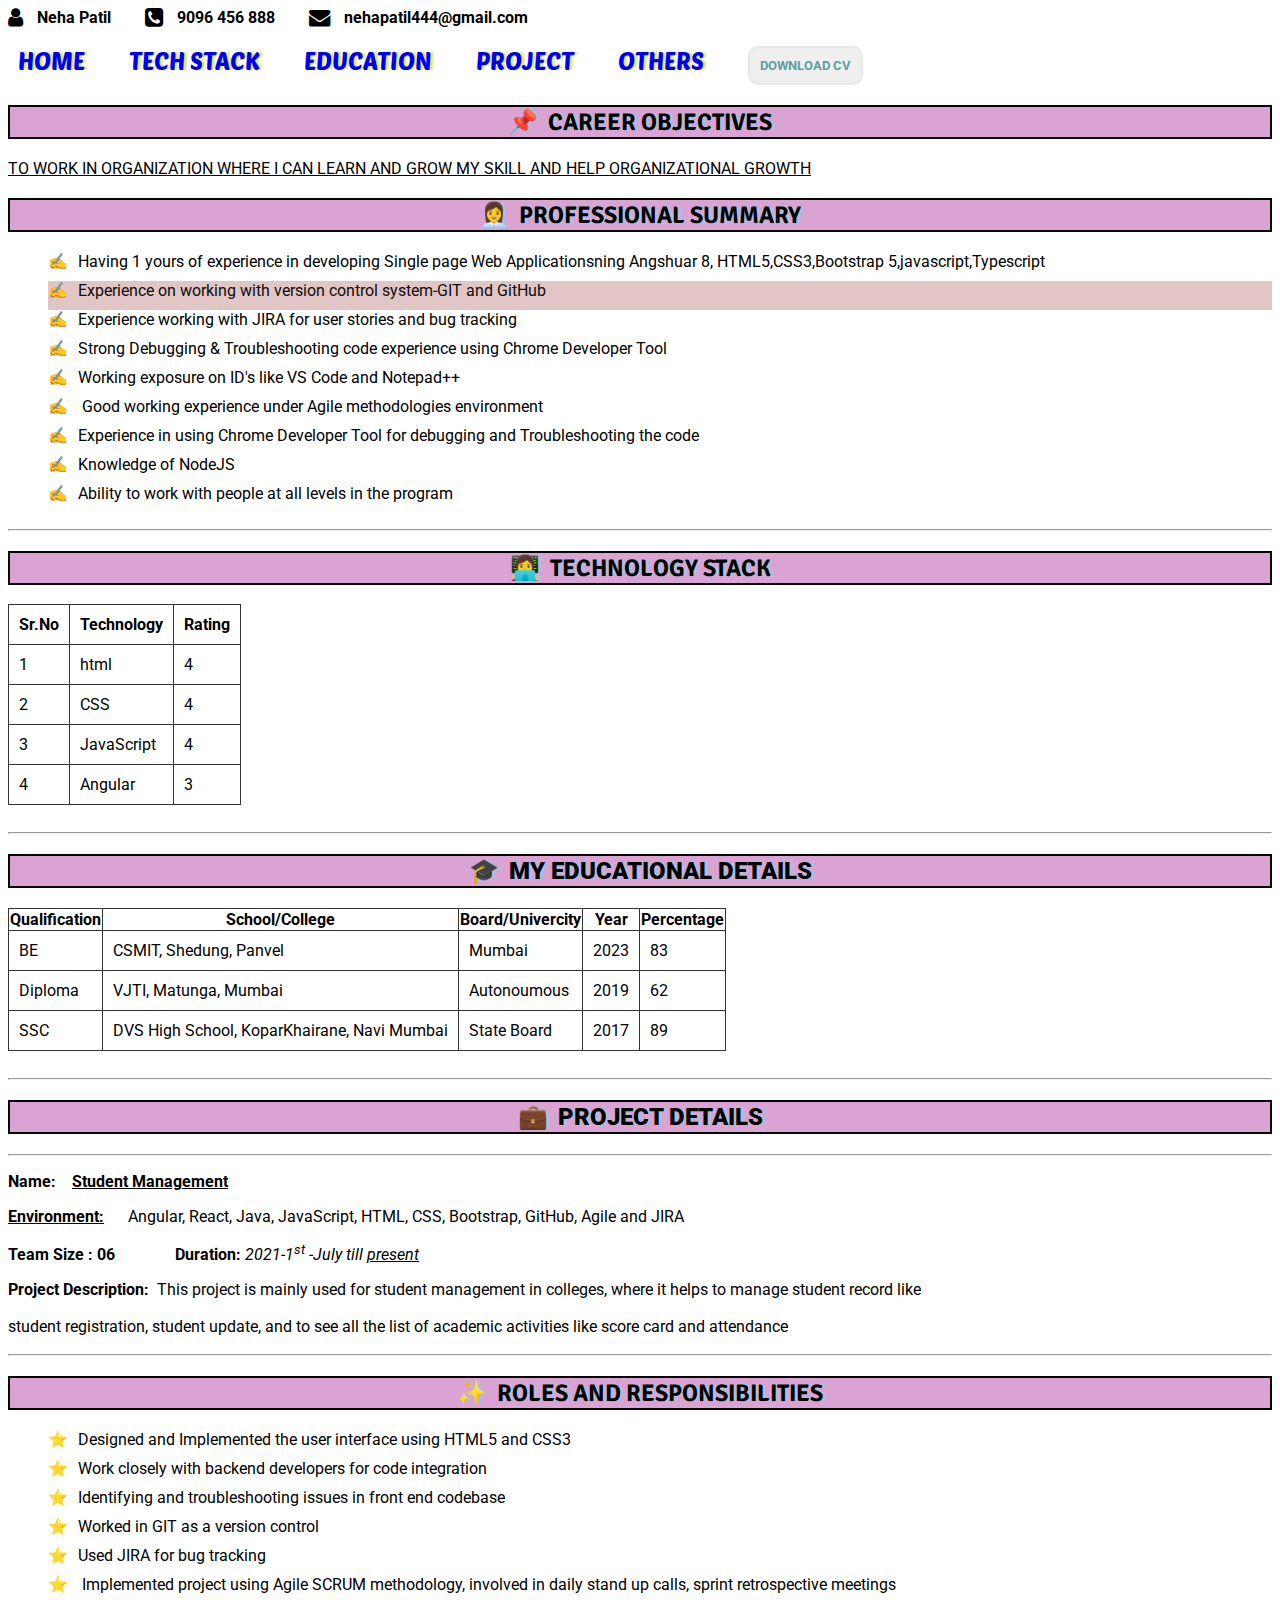
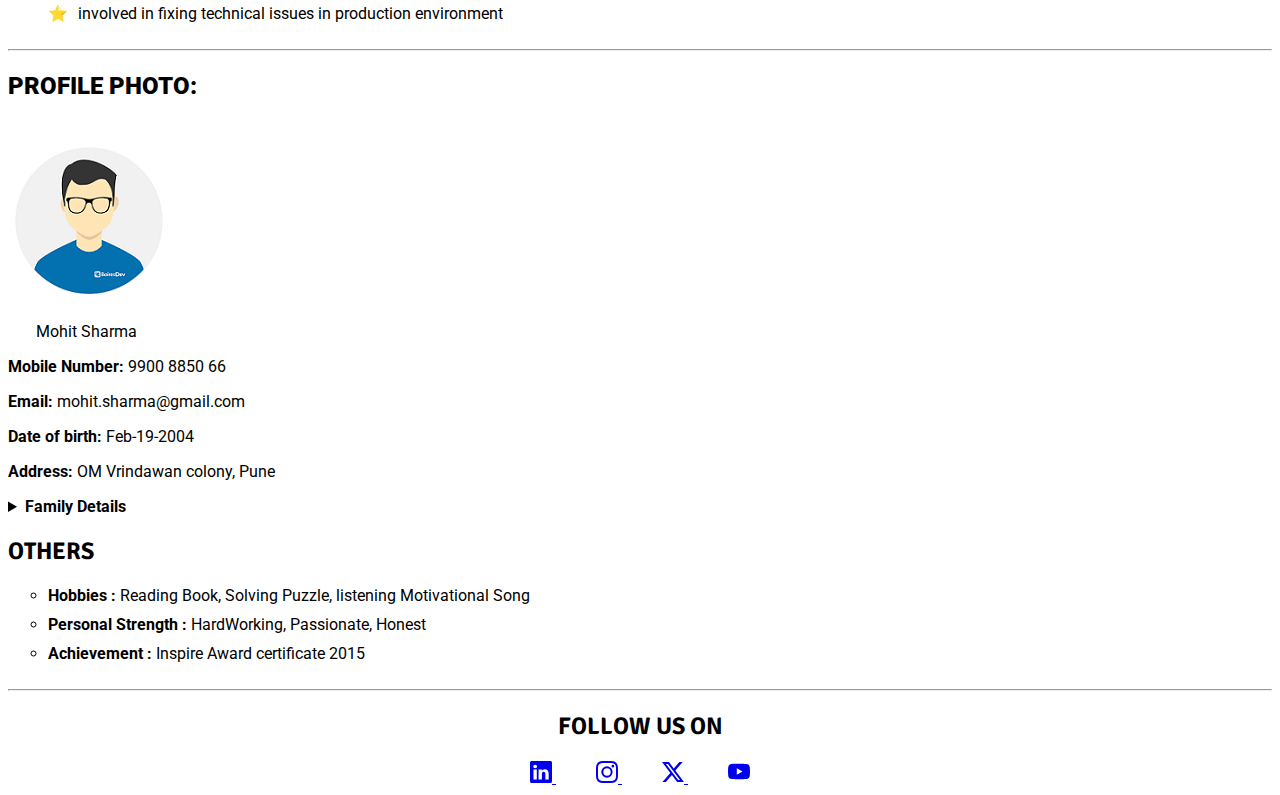
<file: profile-neha/index.html>
<!DOCTYPE html>
<html lang="en">

<head>
  <meta charset="UTF-8">
  <meta name="viewport" content="width=device-width, initial-scale=1.0">
  <title>My Profile</title>
  <!-- Please add the favicon icon with you name initials -->
  <link rel="shortcut icon" href="assets/fav.png" type="image/x-icon">
  <!-- Google font Family CDN Link -->
  <link rel="preconnect" href="https://fonts.googleapis.com">
  <link rel="preconnect" href="https://fonts.gstatic.com" crossorigin>
  <link href="https://fonts.googleapis.com/css2?family=Poetsen+One&family=Roboto&family=Signika+Negative:wght@300..700&display=swap" rel="stylesheet">
  
  <!-- Font Awesome CDN Link -->
  <link rel="stylesheet" href="https://cdnjs.cloudflare.com/ajax/libs/font-awesome/4.7.0/css/font-awesome.min.css">
  <!-- Internal CSS -->
  <style>
    /* Universal Selector */
    *{
            font-family: "Roboto", sans-serif;
     }
    .header-info{
        margin-left: 10px;
        margin-right: 30px;
     }
     /* navigation section */
    #navSection a{
        font-family: "Poetsen One", sans-serif;
        font-weight: 400;
        font-style: normal;
        text-decoration: none;
        margin-left: 10px;
        margin-right: 30px;
        font-size: 1.5rem;
        text-shadow: 3px 0px 2px rgba(181,213,17,0.6);
     }
     #cv-download{
        padding: 10px;
        border-radius: 10px;
        color: cadetblue;
        font-weight: bold;
        text-transform: uppercase;
        border: 2px solid rgb(231, 233, 231);
       }
       #cv-download:hover{
        color: rgb(2, 60, 2);
        text-transform: capitalize;
        background-color: rgb(251, 206, 206);
       }
    /* ===== Home Section === */
    /* all heading in class summary */
    .summary {
      color: rgb(0, 0, 0);
      background-color: rgb(218, 163, 212);
      border: 2px solid black;
      text-align: center;
      text-shadow: 3px 0px 2px rgba(137, 215, 229, 0.6);
    }
    #career::before{
        content: "📌";
        padding-right: 10px;
        
       }
     #professionalsum::before{
      content:"👩‍💼" ;
      padding-right: 10px;
     }  
     #home li::before{
        content: "✍️";
        padding-right: 10px; 
       }
       #stack::before{
      content: "👩‍💻";
      padding-right:10px ;
    }
    .summary::before{
        content: "🎓";
        padding-right: 10px;
       }
       #projectd::before{
        content: "💼";
        padding-right: 10px;
       }
       #rolesr::before{
        content: "✨";
        padding-right: 10px;
       }
       #project li::before{
        content: "⭐";
        padding-right: 10px;
       }
    #work {
      text-decoration: underline;
    }
    .careerSummary{
        font-family: "Signika Negative", sans-serif;
       }
    #home li {
      padding: 0 0 10px 0px;
      /* padding-bottom: 10px; */
      list-style-type: none;
    }
       #home li:hover{
        color:rgb(2, 60, 2);
       }
       #home li::selection{
        background-color: bisque;
       }
    /* tech stack */
    #tech th,td  {
      padding: 10px;
      border-collapse: collapse;
    } 
    
    #tech table tr:hover{
        background-color: rgb(108, 145, 147);
        color: white;
       }
    #education table tr:hover{
      background-color: rgb(189, 154, 199);
        color: white;
    }
    table,td,th{
        border: 1px solid rgb(52, 52, 52);
        border-collapse: collapse;
       }
    #rolesResp{
        margin-bottom: 30px;
        list-style-type: none;
       }
    
    #project li{
      padding: 0 0 10px 0px;
      list-style-type: none;
    }
    #project li::selection{
        background-color: rgb(198, 255, 192);
       }
       #project li:hover{
        color:rgb(8, 126, 8);
       }
    .description{
      padding: 0 0 2px 0px;
    }
    h2 {
      text-transform: uppercase;
      font-family: "Signika Negative", sans-serif;
    }
    #list {
      color: #0d0c0c;
      background-color: #e2c6c6;
    }
    #hobbies{
      padding: 0 0 10px 0px;
      list-style-type: circle;
    }
    .fam{
      font-family: Verdana, Geneva, Tahoma, sans-serif;
      font-size: larger;
    }
    footer {
      text-align: center;
    }
    .icon{
      padding:  0 20px 0 20px;;
    }
    
    
  </style>
</head>

<body>
  <!-- =============== Header Section=================== -->
  <header>

    <i class="fa fa-lg fa-user" aria-hidden="true"></i>
        <strong class="header-info">Neha Patil</strong>
        <i class="fa fa-lg fa-phone-square" aria-hidden="true"></i>
        <strong class="header-info">9096 456 888</strong>
        <i class="fa fa-lg fa-envelope" aria-hidden="true"></i>
        <strong class="header-info">nehapatil444@gmail.com</strong>
  </header>
  <br>

  <!-- =============== Navigation Section=================== -->
  <nav id="navSection">
  
    <a class="nav" href="#home"> HOME</a>
    <a class="nav" href="#tech"> TECH STACK</a>
    <a class="nav" href="#education"> EDUCATION</a>
    <a class="nav" href="#project"> PROJECT</a>
    <a class="nav" href="#others"> OTHERS</a>

    <a href="assets/resume.pdf" download><button type="button" id="cv-download">download cv</button>
    </a>


  </nav>

  <!-- =============== Main or Body Section=================== -->
  <!-- ===== HOME Section====== -->
  <section id="home">
    <h2 class="summary" id="career">Career Objectives</h2>
    <p id="work">TO WORK IN ORGANIZATION WHERE I CAN LEARN AND GROW MY SKILL AND HELP ORGANIZATIONAL GROWTH</p>
    <h2 class="summary" id="professionalsum">Professional Summary</h2>
    <ul>
      <li>Having 1 yours of experience in developing Single page Web Applicationsning Angshuar 8, HTML5,CSS3,Bootstrap
        5,javascript,Typescript</li>
      <li id="list">Experience on working with version control system-GIT and GitHub</li>
      <li>Experience working with JIRA for user stories and bug tracking</li>
      <li>Strong Debugging & Troubleshooting code experience using Chrome Developer Tool</li>
      <li>Working exposure on ID's like VS Code and Notepad++</li>
      <li>
        Good working experience under Agile methodologies environment</li>
      <li>Experience in using Chrome Developer Tool for debugging and Troubleshooting the code</li>
      <li>Knowledge of NodeJS</li>
      <li>Ability to work with people at all levels in the program</li>
    </ul>
  </section>
  <hr>

  <!-- ===== TECH STACK Section====== -->
  <section id="tech">
    <h2 class="summary" id="stack">Technology Stack</h2>
    <table>
      <thead>
        <tr>
          <th>Sr.No</th>
          <th>Technology</th>
          <th>Rating</th>
        </tr>
      </thead>
      <tbody>
        <tr>
          <td>1</td>
          <td>html</td>
          <td>4</td>
        </tr>
        <tr>
          <td>2</td>
          <td>CSS</td>
          <td>4</td>
        </tr>
        <tr>
          <td>3</td>
          <td>JavaScript</td>
          <td>4</td>
        </tr>
        <tr>
          <td>4</td>
          <td>Angular</td>
          <td>3</td>
        </tr>

      </tbody>
    </table>
  </section>
  <br>
  <hr>
  <!-- ===== EDUCATION Section====== -->
  <section id="education">
    <h2 class="summary"><strong>My Educational Details</strong></h2>
    <table>
      <thead>
        <tr>
          <th>Qualification</th>
          <th>School/College</th>
          <th>Board/Univercity</th>
          <th>Year</th>
          <th>Percentage</th>
        </tr>
      </thead>
      <tbody>
        <tr>
          <td>BE</td>
          <td>CSMIT, Shedung, Panvel</td>
          <td>Mumbai</td>
          <td>2023</td>
          <td>83</td>
        </tr>
        <tr>
          <td>Diploma</td>
          <td>VJTI, Matunga, Mumbai</td>
          <td>Autonoumous</td>
          <td>2019</td>
          <td>62</td>
        </tr>
        <tr>
          <td>SSC</td>
          <td>DVS High School, KoparKhairane, Navi Mumbai</td>
          <td>State Board</td>
          <td>2017</td>
          <td>89</td>
        </tr>
      </tbody>
    </table>
  </section>
  <br>
  <hr>

  <!-- ===== PROJECT Section====== -->
  <section id="project">
    <h2 class="summary" id="projectd"><strong>Project Details</strong></h2>
    <hr>
    <p>
      <strong>Name: &nbsp; &nbsp;<u>Student Management</u></strong>
    </p>
    <p>
      <strong><u>Environment:</u></strong>&nbsp; &nbsp; &nbsp; Angular, React, Java, JavaScript, HTML, CSS,
      Bootstrap, GitHub, Agile and JIRA
    </p>
    <p>
      <strong>Team Size : 06 &nbsp; &nbsp; &nbsp; &nbsp; &nbsp; &nbsp; &nbsp;
        Duration:</strong>
      <i>2021-1<sup>st</sup> -July till <u>present</u></i>
    </p>
    <p class="description">
      <strong>Project Description:</strong>&nbsp; 
      This project is mainly used for student management in colleges, where it helps to manage student
      record like <br>
    </p>
      <p class="description">student registration, student update, and to see all the list of academic
      activities like score card and attendance</p>
    
    <hr>
    <h2 class="summary" id="rolesr">Roles and Responsibilities</h2>
    <ol>
      <li>Designed and Implemented the user interface using HTML5 and CSS3</li>
      <li>Work closely with backend developers for code integration</li>
      <li>Identifying and troubleshooting issues in front end codebase</li>
      <li>Worked in GIT as a version control</li>
      <li>Used JIRA for bug tracking</li>
      <li>
        Implemented project using Agile SCRUM methodology, involved in daily
        stand up calls, sprint retrospective meetings
      </li>
      <li>involved in fixing technical issues in production environment</li>
    </ol>
  </section>
  <hr>

  <!-- ===== OTHERS Section====== -->
  <section id="others">
    <!-- style="margin-left: 300px"; -->
    <h2><strong>Profile Photo:</strong></h2><br>
    <img src="assets/profile.png" alt="">
       <p>&nbsp; &nbsp; &nbsp; &nbsp;Mohit Sharma</p>
       <p><strong>Mobile Number: </strong>9900 8850 66 </p>
       <p><strong>Email: </strong>mohit.sharma@gmail.com </p> 
       <p><strong>Date of birth: </strong>Feb-19-2004 </p> 
       <p><strong>Address: </strong>OM Vrindawan colony, Pune</p> 
    <details>
      <summary>
        <strong>Family Details</strong>
      </summary>
        <ul>
          <li>Father name : Tarka Sharma</li><br>
          <li>Mother name: Manika Sharma</li>
        </ul>
    </details>
  </section>

  <section>
    <h2>others</h2>
    <ul>
      <li id="hobbies"><strong>Hobbies : </strong>Reading Book, Solving Puzzle, listening Motivational Song</li>
      <li id="hobbies"><strong>Personal Strength : </strong>HardWorking, Passionate, Honest</li>
      <li id="hobbies"><strong>Achievement : </strong>Inspire Award certificate 2015</li>
    </ul>
  </section>
  <hr>

  <!-- =============== Footer Section=================== -->
  <footer>
    <h2>Follow Us On</h2>
    <a class="icon" href="https://in.linkedin.com/" target="_blank">
      <svg xmlns="http://www.w3.org/2000/svg" width="22" height="22" fill="currentColor" class="bi bi-linkedin"
        viewBox="0 0 16 16">
        <path d="M0 1.146C0 .513.526 0 1.175 0h13.65C15.474 0 16 .513 16 1.146v13.708c0 .633-.526 1.146-1.175 1.146H1.175C.526 16 0 15.487 0 14.854zm4.943 12.248V6.169H2.542v7.225zm-1.2-8.212c.837 0 1.358-.554 1.358-1.248-.015-.709-.52-1.248-1.342-1.248S2.4 3.226 2.4 3.934c0 .694.521 1.248 1.327 1.248zm4.908 8.212V9.359c0-.216.016-.432.08-.586.173-.431.568-.878 1.232-.878.869 0 1.216.662 1.216 1.634v3.865h2.401V9.25c0-2.22-1.184-3.252-2.764-3.252-1.274 0-1.845.7-2.165 1.193v.025h-.016l.016-.025V6.169h-2.4c.03.678 0 7.225 0 7.225z" />
      </svg>
    </a>
    
    <a class="icon" href="https://www.instagram.com/" target="_blank">
      <svg xmlns="http://www.w3.org/2000/svg" width="22" height="22" fill="currentColor" class="bi bi-instagram" viewBox="0 0 16 16">
        <path d="M8 0C5.829 0 5.556.01 4.703.048 3.85.088 3.269.222 2.76.42a3.9 3.9 0 0 0-1.417.923A3.9 3.9 0 0 0 .42 2.76C.222 3.268.087 3.85.048 4.7.01 5.555 0 5.827 0 8.001c0 2.172.01 2.444.048 3.297.04.852.174 1.433.372 1.942.205.526.478.972.923 1.417.444.445.89.719 1.416.923.51.198 1.09.333 1.942.372C5.555 15.99 5.827 16 8 16s2.444-.01 3.298-.048c.851-.04 1.434-.174 1.943-.372a3.9 3.9 0 0 0 1.416-.923c.445-.445.718-.891.923-1.417.197-.509.332-1.09.372-1.942C15.99 10.445 16 10.173 16 8s-.01-2.445-.048-3.299c-.04-.851-.175-1.433-.372-1.941a3.9 3.9 0 0 0-.923-1.417A3.9 3.9 0 0 0 13.24.42c-.51-.198-1.092-.333-1.943-.372C10.443.01 10.172 0 7.998 0zm-.717 1.442h.718c2.136 0 2.389.007 3.232.046.78.035 1.204.166 1.486.275.373.145.64.319.92.599s.453.546.598.92c.11.281.24.705.275 1.485.039.843.047 1.096.047 3.231s-.008 2.389-.047 3.232c-.035.78-.166 1.203-.275 1.485a2.5 2.5 0 0 1-.599.919c-.28.28-.546.453-.92.598-.28.11-.704.24-1.485.276-.843.038-1.096.047-3.232.047s-2.39-.009-3.233-.047c-.78-.036-1.203-.166-1.485-.276a2.5 2.5 0 0 1-.92-.598 2.5 2.5 0 0 1-.6-.92c-.109-.281-.24-.705-.275-1.485-.038-.843-.046-1.096-.046-3.233s.008-2.388.046-3.231c.036-.78.166-1.204.276-1.486.145-.373.319-.64.599-.92s.546-.453.92-.598c.282-.11.705-.24 1.485-.276.738-.034 1.024-.044 2.515-.045zm4.988 1.328a.96.96 0 1 0 0 1.92.96.96 0 0 0 0-1.92m-4.27 1.122a4.109 4.109 0 1 0 0 8.217 4.109 4.109 0 0 0 0-8.217m0 1.441a2.667 2.667 0 1 1 0 5.334 2.667 2.667 0 0 1 0-5.334"/>
      </svg>
    </a>
   
    <a class="icon" href="https://twitter.com/" target="_blank">
      <svg xmlns="http://www.w3.org/2000/svg" width="22" height="22" fill="currentColor" class="bi bi-twitter-x"
        viewBox="0 0 16 16">
        <path
          d="M12.6.75h2.454l-5.36 6.142L16 15.25h-4.937l-3.867-5.07-4.425 5.07H.316l5.733-6.57L0 .75h5.063l3.495 4.633L12.601.75Zm-.86 13.028h1.36L4.323 2.145H2.865z" />
      </svg>
    </a>
    
    <a class="icon" href="https://www.youtube.com/" target="_blank">
      <svg xmlns=" http://www.w3.org/2000/svg" width="22" height="22" fill="currentColor" class="bi bi-youtube"
        viewBox="0 0 16 16">
        <path
          d="M8.051 1.999h.089c.822.003 4.987.033 6.11.335a2.01 2.01 0 0 1 1.415 1.42c.101.38.172.883.22 1.402l.01.104.022.26.008.104c.065.914.073 1.77.074 1.957v.075c-.001.194-.01 1.108-.082 2.06l-.008.105-.009.104c-.05.572-.124 1.14-.235 1.558a2.01 2.01 0 0 1-1.415 1.42c-1.16.312-5.569.334-6.18.335h-.142c-.309 0-1.587-.006-2.927-.052l-.17-.006-.087-.004-.171-.007-.171-.007c-1.11-.049-2.167-.128-2.654-.26a2.01 2.01 0 0 1-1.415-1.419c-.111-.417-.185-.986-.235-1.558L.09 9.82l-.008-.104A31 31 0 0 1 0 7.68v-.123c.002-.215.01-.958.064-1.778l.007-.103.003-.052.008-.104.022-.26.01-.104c.048-.519.119-1.023.22-1.402a2.01 2.01 0 0 1 1.415-1.42c.487-.13 1.544-.21 2.654-.26l.17-.007.172-.006.086-.003.171-.007A100 100 0 0 1 7.858 2zM6.4 5.209v4.818l4.157-2.408z" />
      </svg>
    </a>
  </footer>
</body>

</html>
</file>
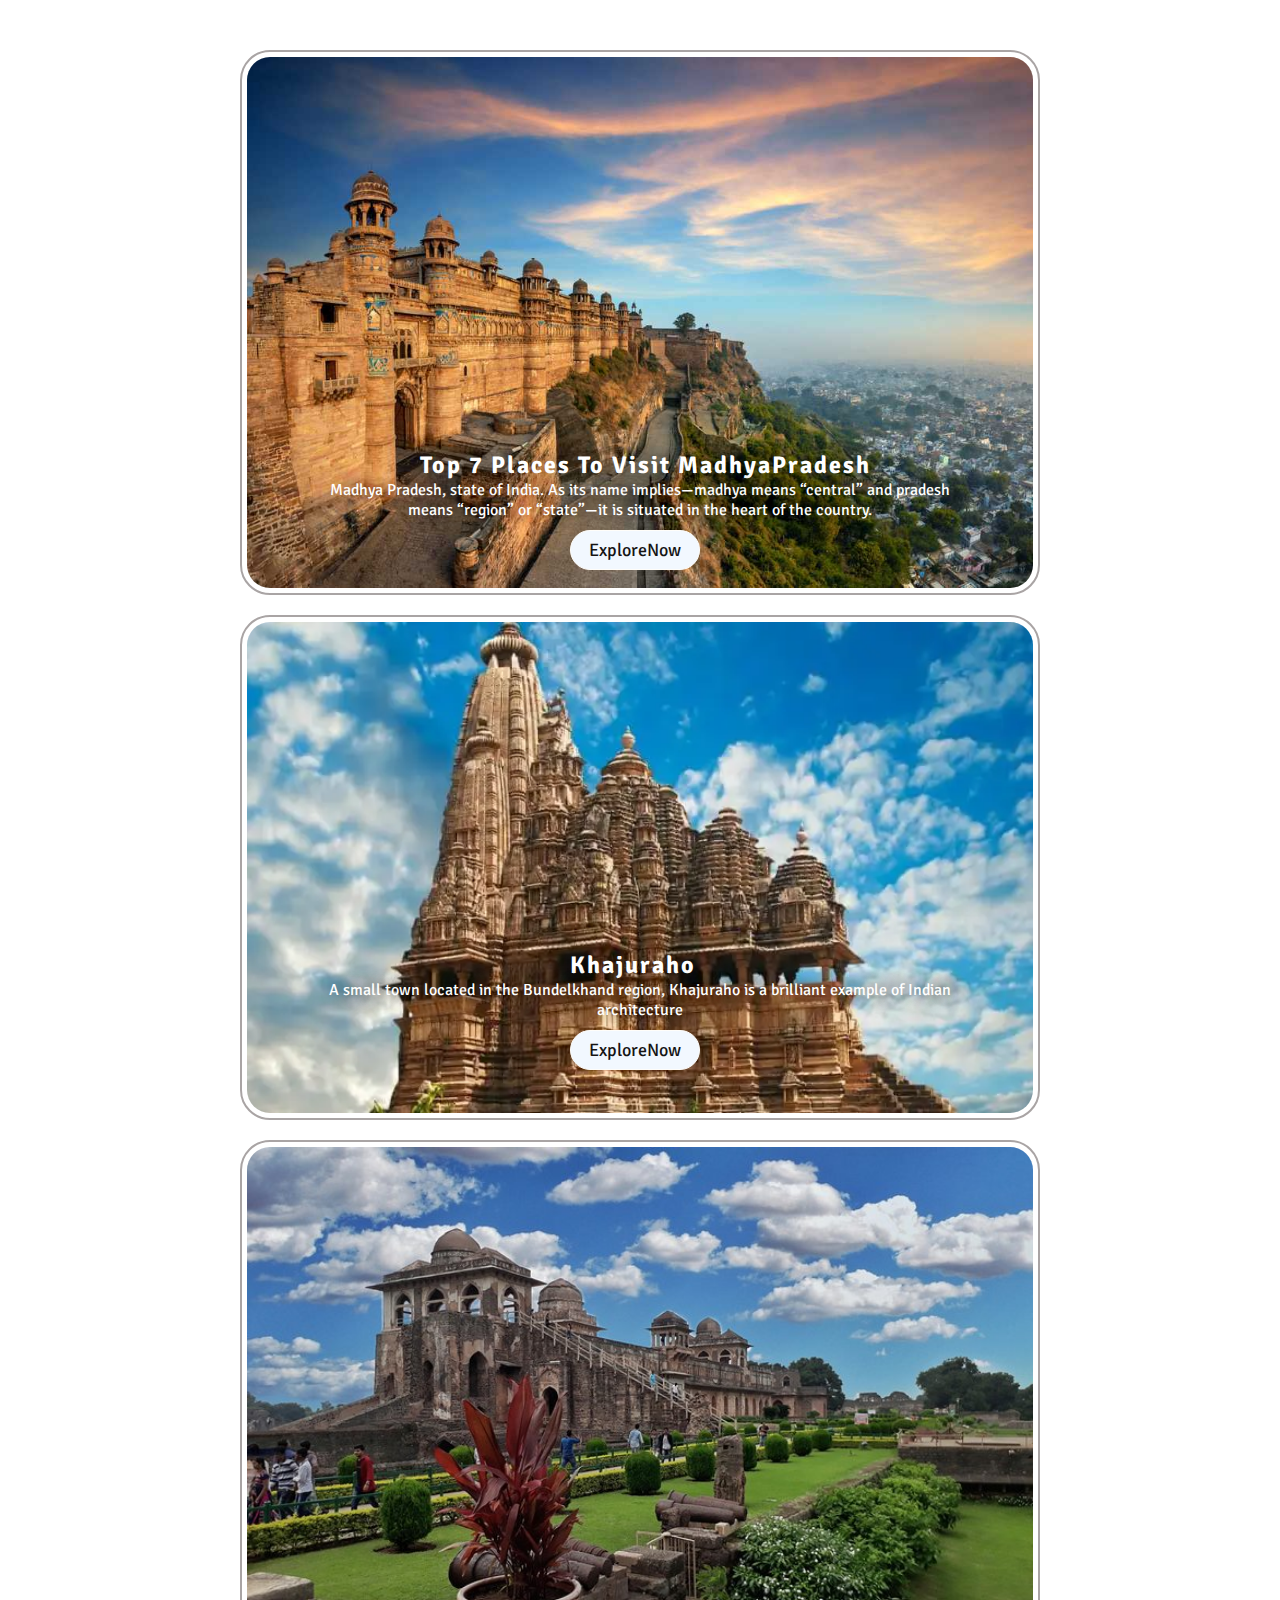
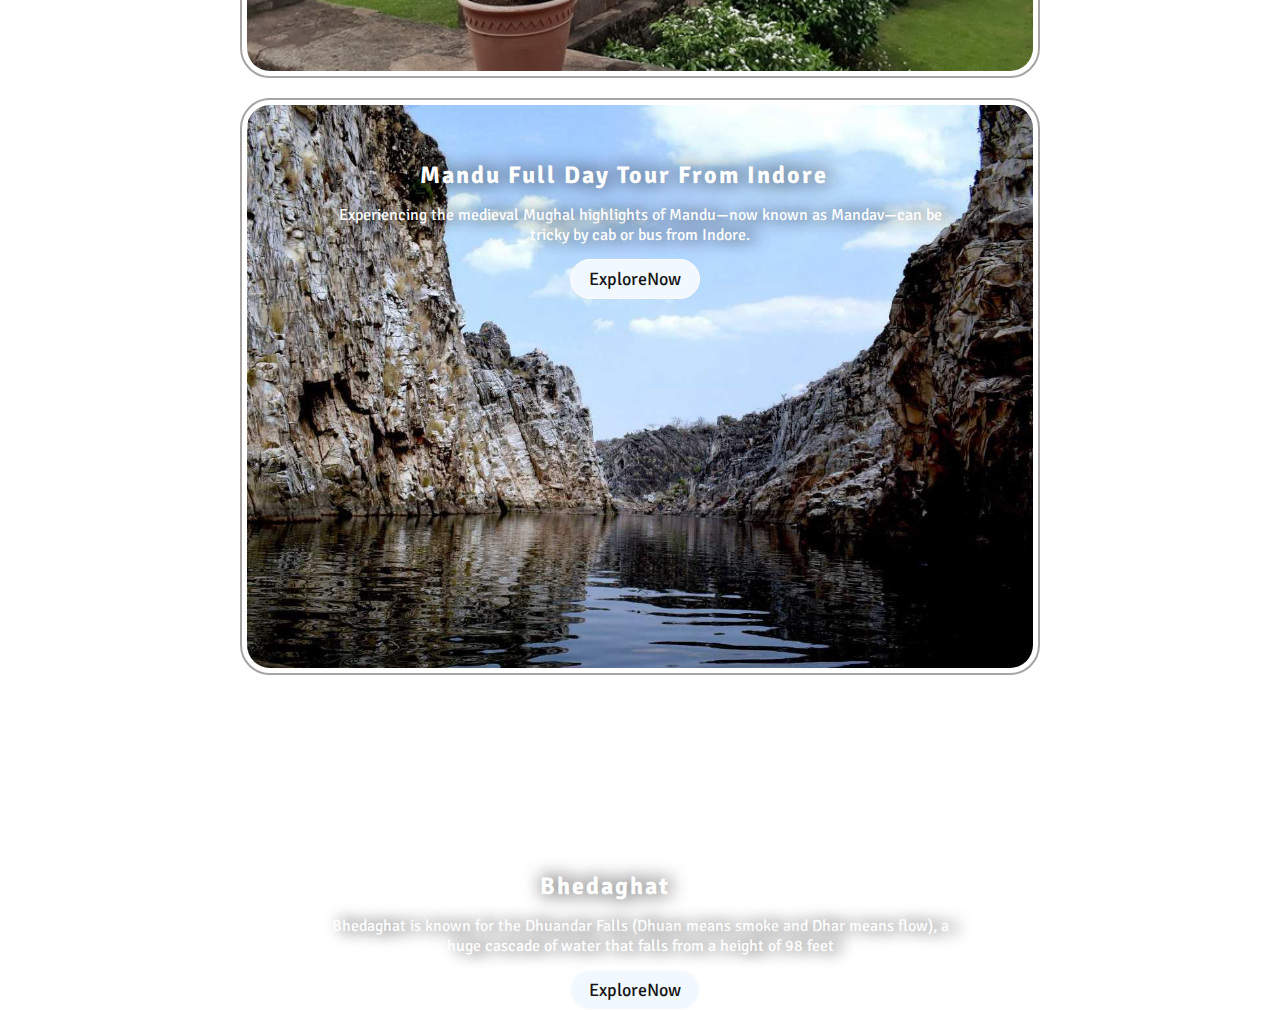
<file: travel-blog/index.html>
<!DOCTYPE html>
<html lang="en">

<head>
    <meta charset="UTF-8">
    <meta name="viewport" content="width=device-width, initial-scale=1.0">
    <title>Document</title>
    <link rel="stylesheet" href="style.css">
</head>

<body>
    <section id="main-section">
        <section id="travel-item">
            <img src="img/GWALIOR.jpg" alt="">
        </section>
        <section id="content">
            <h2> Top 7 Places To Visit MadhyaPradesh</h2>
            <p>Madhya Pradesh, state of India. As its name implies—madhya means “central” and pradesh means “region” or
                “state”—it is situated in the heart of the country.</p> 
             <button id="explorer-now"> ExploreNow</button>
        </section>
    
        <section id="travel-item">
            <img src="img/khajuraho.jpg" alt="">
        </section>
        <section id="content1">
            <h2>Khajuraho </h2>
            <p>A small town located in the Bundelkhand region, Khajuraho is a brilliant example of Indian architecture</p>
            <button id="explorer-now1"> ExploreNow</button>
        </section>
        <section id="travel-item">
            <img src="img/mandu.jpg" alt="">
        </section>
        <section id="content2">
            <h2> Mandu Full Day Tour From Indore</h2>
            <p>Experiencing the medieval Mughal highlights of Mandu—now known as Mandav—can be tricky by cab or bus from Indore.</p>
            <button id="explorer-now2"> ExploreNow</button>
        </section>
        <section id="travel-item">
            <img src="img/BHEDAGHAT.jpg" alt="">
        </section>
        <section id="content3">
            <h2>Bhedaghat</h2>
            <p>Bhedaghat is known for the Dhuandar Falls (Dhuan means smoke and Dhar means flow), a huge cascade of water that falls from a height of 98 feet</p>
            <button id="explorer-now3"> ExploreNow</button>
        </section>
    </section>


</body>

</html>
</file>
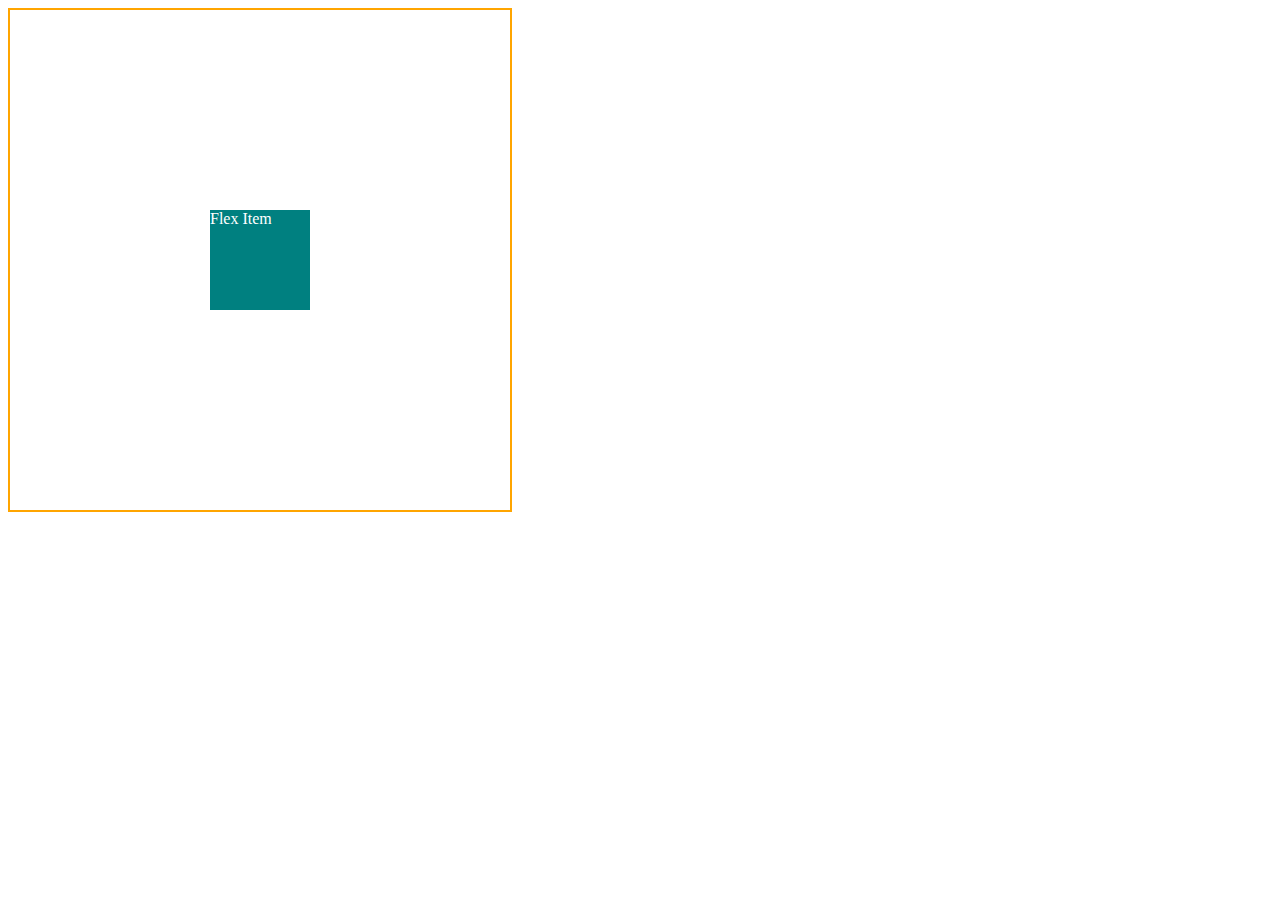
<file: flexboxItemInCenter.html>
<!DOCTYPE html>
<html lang="en">
<head>
    <meta charset="UTF-8">
    <meta name="viewport" content="width=device-width, initial-scale=1.0">
    <title>Flex Learning</title>
    <style>
        #container{
            width: 500px;
            height: 500px;
            border: 2px solid orange;
            display: flex;
            justify-content: center;
            align-items: center;
        
        }
        .item{
            width: 100px;
            height: 100px;
            background-color: teal;
            color: #FFFFFF;
        }
    </style>
</head>
<body>
    <!-- How can we align item in center using flexbox -->
    <section id="container">
        <div class="item"> Flex Item</div>
    </section>
</body>
</html>
</file>
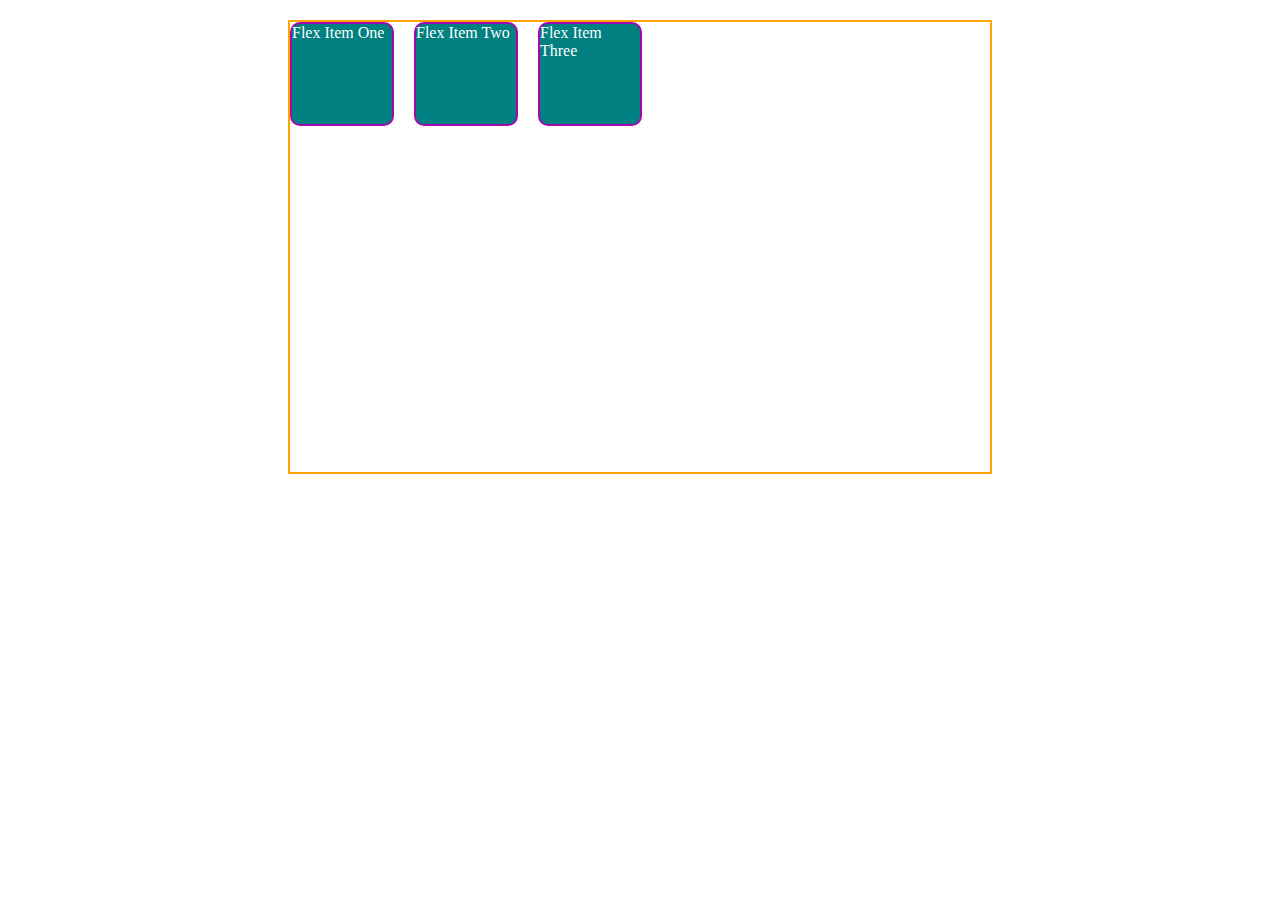
<file: flexBoxLearning.html>
<!DOCTYPE html>
<html lang="en">
<head>
    <meta charset="UTF-8">
    <meta name="viewport" content="width=device-width, initial-scale=1.0">
    <title>Document</title>
    <style>
        #container{
            width: 700px;
            height: 450px;
            margin: 20px auto;
            border: 2px solid orange;
            display: flex;
            flex-direction: row;
            justify-content: flex-start;
            align-items: flex-start;
            gap: 20px;
        
        }
        .item{
            width: 100px;
            height: 100px;
            background-color: teal;
            color: #FFFFFF;
            border-radius: 10px;
            border: 2px solid rgb(163, 9, 174);
        }
    </style>
</head>
<body>
    <section id="container">
        <div class="item"> Flex Item One</div>
        <div class="item"> Flex Item Two </div>
        <div class="item"> Flex Item Three</div>
    </section>
</body>
</html>
</file>
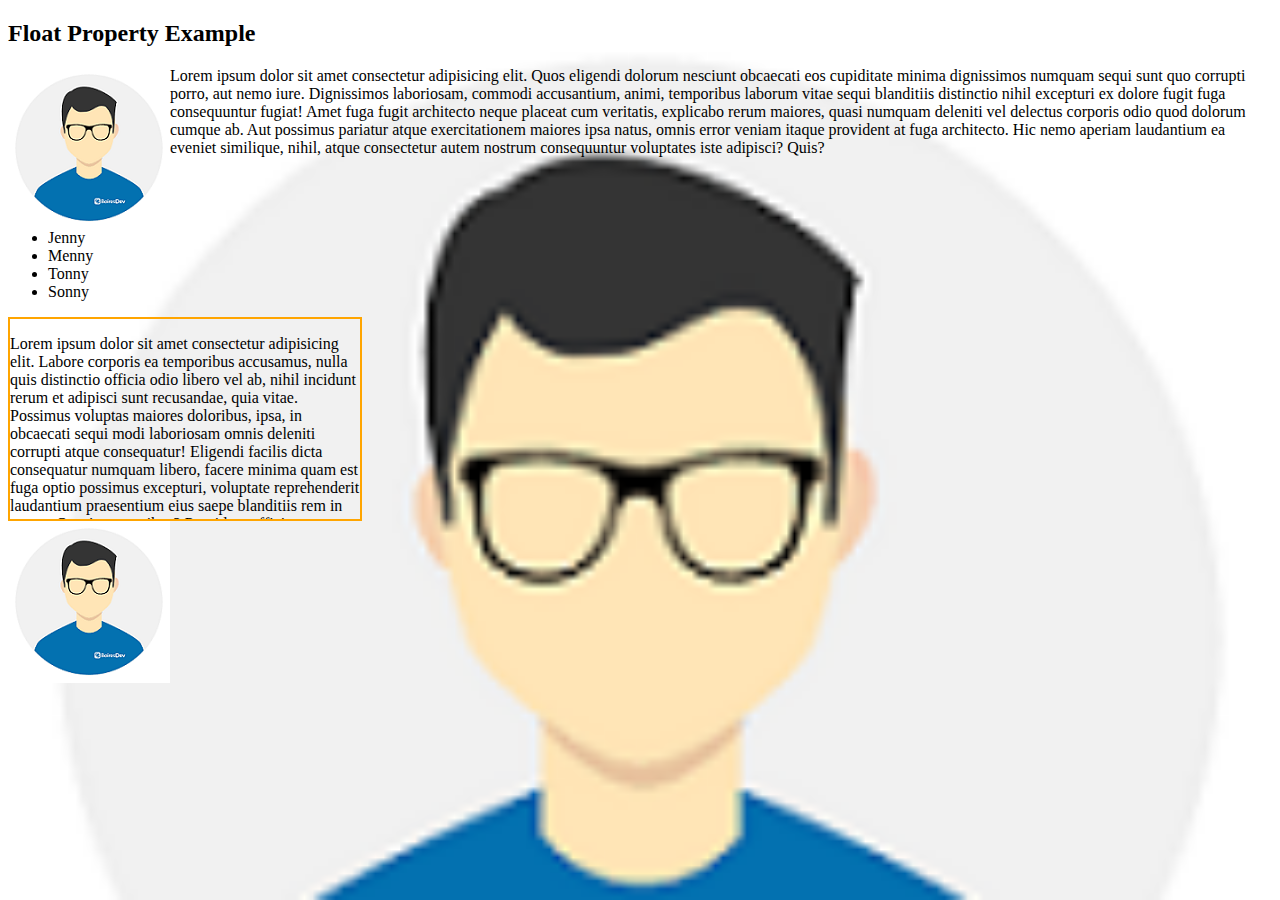
<file: flotProperty.html>
<!DOCTYPE html>
<html lang="en">
<head>
    <meta charset="UTF-8">
    <meta name="viewport" content="width=device-width, initial-scale=1.0">
    <title>Float Property</title>
    <style>
        body{
            background-image: url(assets/profile.png);
            background-repeat: no-repeat;
            background-size: cover;
        }
        img{
            float: left;
        }
        ul{
          clear: left;  
        }
        .container{
            width: 350px;
            height: 200px;
            border: 2px solid orange;
            /* overflow: visible; */
            /* overflow: hidden; */
            overflow: scroll;
        }
    </style>
</head>
<body>
    <h2> Float Property Example </h2>
    <img src="assets/profile.png" alt="">
    <p>Lorem ipsum dolor sit amet consectetur adipisicing elit. Quos eligendi dolorum nesciunt obcaecati eos cupiditate minima dignissimos numquam sequi sunt quo corrupti porro, aut nemo iure. Dignissimos laboriosam, commodi accusantium, animi, temporibus laborum vitae sequi blanditiis distinctio nihil excepturi ex dolore fugit fuga consequuntur fugiat! Amet fuga fugit architecto neque placeat cum veritatis, explicabo rerum maiores, quasi numquam deleniti vel delectus corporis odio quod dolorum cumque ab. Aut possimus pariatur atque exercitationem maiores ipsa natus, omnis error veniam itaque provident at fuga architecto. Hic nemo aperiam laudantium ea eveniet similique, nihil, atque consectetur autem nostrum consequuntur voluptates iste adipisci? Quis?</p>
    <ul>
        <li>Jenny</li>
        <li>Menny</li>
        <li>Tonny</li>
        <li>Sonny</li>
    </ul>
    <div class="container">
        <p>Lorem ipsum dolor sit amet consectetur adipisicing elit. Labore corporis ea temporibus accusamus, nulla quis distinctio officia odio libero vel ab, nihil incidunt rerum et adipisci sunt recusandae, quia vitae. Possimus voluptas maiores doloribus, ipsa, in obcaecati sequi modi laboriosam omnis deleniti corrupti atque consequatur! Eligendi facilis dicta consequatur numquam libero, facere minima quam est fuga optio possimus excepturi, voluptate reprehenderit laudantium praesentium eius saepe blanditiis rem in rerum. Quasi, temporibus? Provident officia consequuntur perferendis eaque quam numquam corporis unde deserunt laudantium officiis assumenda similique ducimus tenetur fugit sunt maiores debitis, id cumque consequatur fuga ipsam eveniet quia, rerum atque.</p>
    </div>
    <img src="assets/profile.png" alt="">
</body>
</html>
</file>
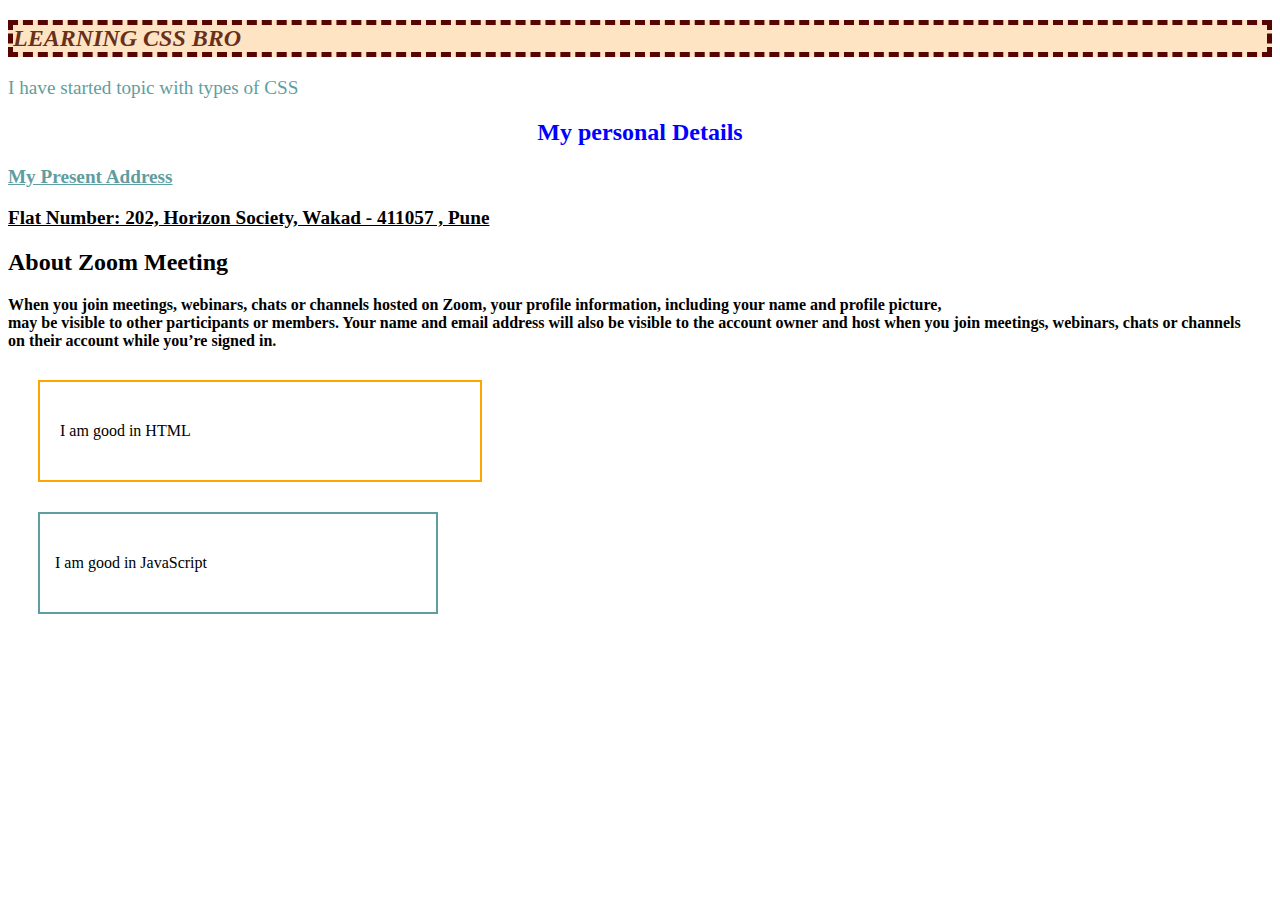
<file: learningCSS.html>
<!DOCTYPE html>
<html lang="en">
  <head>
    <meta charset="UTF-8" />
    <meta name="viewport" content="width=device-width, initial-scale=1.0" />
    <title>Document</title>
    <!-- Internal CSS -->
    <!-- Internal CSS -->
    <style>
      /* Name selector or tag selector */
      #learn{
        text-transform: uppercase;
        font-style: italic;
        /* border-style: dashed;
            border-width: 5px;
            border-color: rgb(87, 4, 4); */
            border: 5px dashed rgb(87, 4, 4);
      }
      h3 {
        color: cadetblue;
      }
      /* ID selector */
      #zoom {
        font-weight: bolder;
      }
      #personal {
        color: blue;
        text-align: center;
      }
      /* Class selector */
      .address {
        text-decoration: underline;
        font-size: larger;
        font-weight: bolder;
        font-family: Cambria, Cochin, Georgia, Times, 'Times New Roman', serif;
      }
      #html{
           box-sizing: content-box;
           border: 2px solid orange;
           /* padding-top: 10px;
           padding-bottom: 10px; 
           padding-left: 10px;
           padding-right: 10px; */
           padding: 40px 20px;
           margin: 30px;
           width: 400px;
        }
        #javaScript{
            border: 2px solid cadetblue;  
            margin: 30px;
            box-sizing: border-box;
            padding: 40px 15px;
            margin: 30px;
            width: 400px;
        }
    </style>
  </head>
  <body>
    <!-- Inline CSS -->
    <h2 style="color: rgb(104, 48, 28); background-color: bisque" id="learn">Learning CSS bro</h2>
    <p style="font-size: larger; color: cadetblue">
      I have started topic with types of CSS
    </p>
    <h2 id="personal">My personal Details</h2>
    <h3 class="address">My Present Address</h3>
    <p class="address">
      Flat Number: 202, Horizon Society, Wakad - 411057 , Pune
    </p>
    <h2>About Zoom Meeting</h2>
    <p id="zoom">
      When you join meetings, webinars, chats or channels hosted on Zoom, your
      profile information, including your name and profile picture, <br />
      may be visible to other participants or members. Your name and email
      address will also be visible to the account owner and host when you join
      meetings, webinars, chats or channels <br />
      on their account while you’re signed in.
    </p>
    <p id="html"> I am good in HTML </p>
    <p id="javaScript"> I am good in JavaScript </p>
  </body>
</html>
</file>
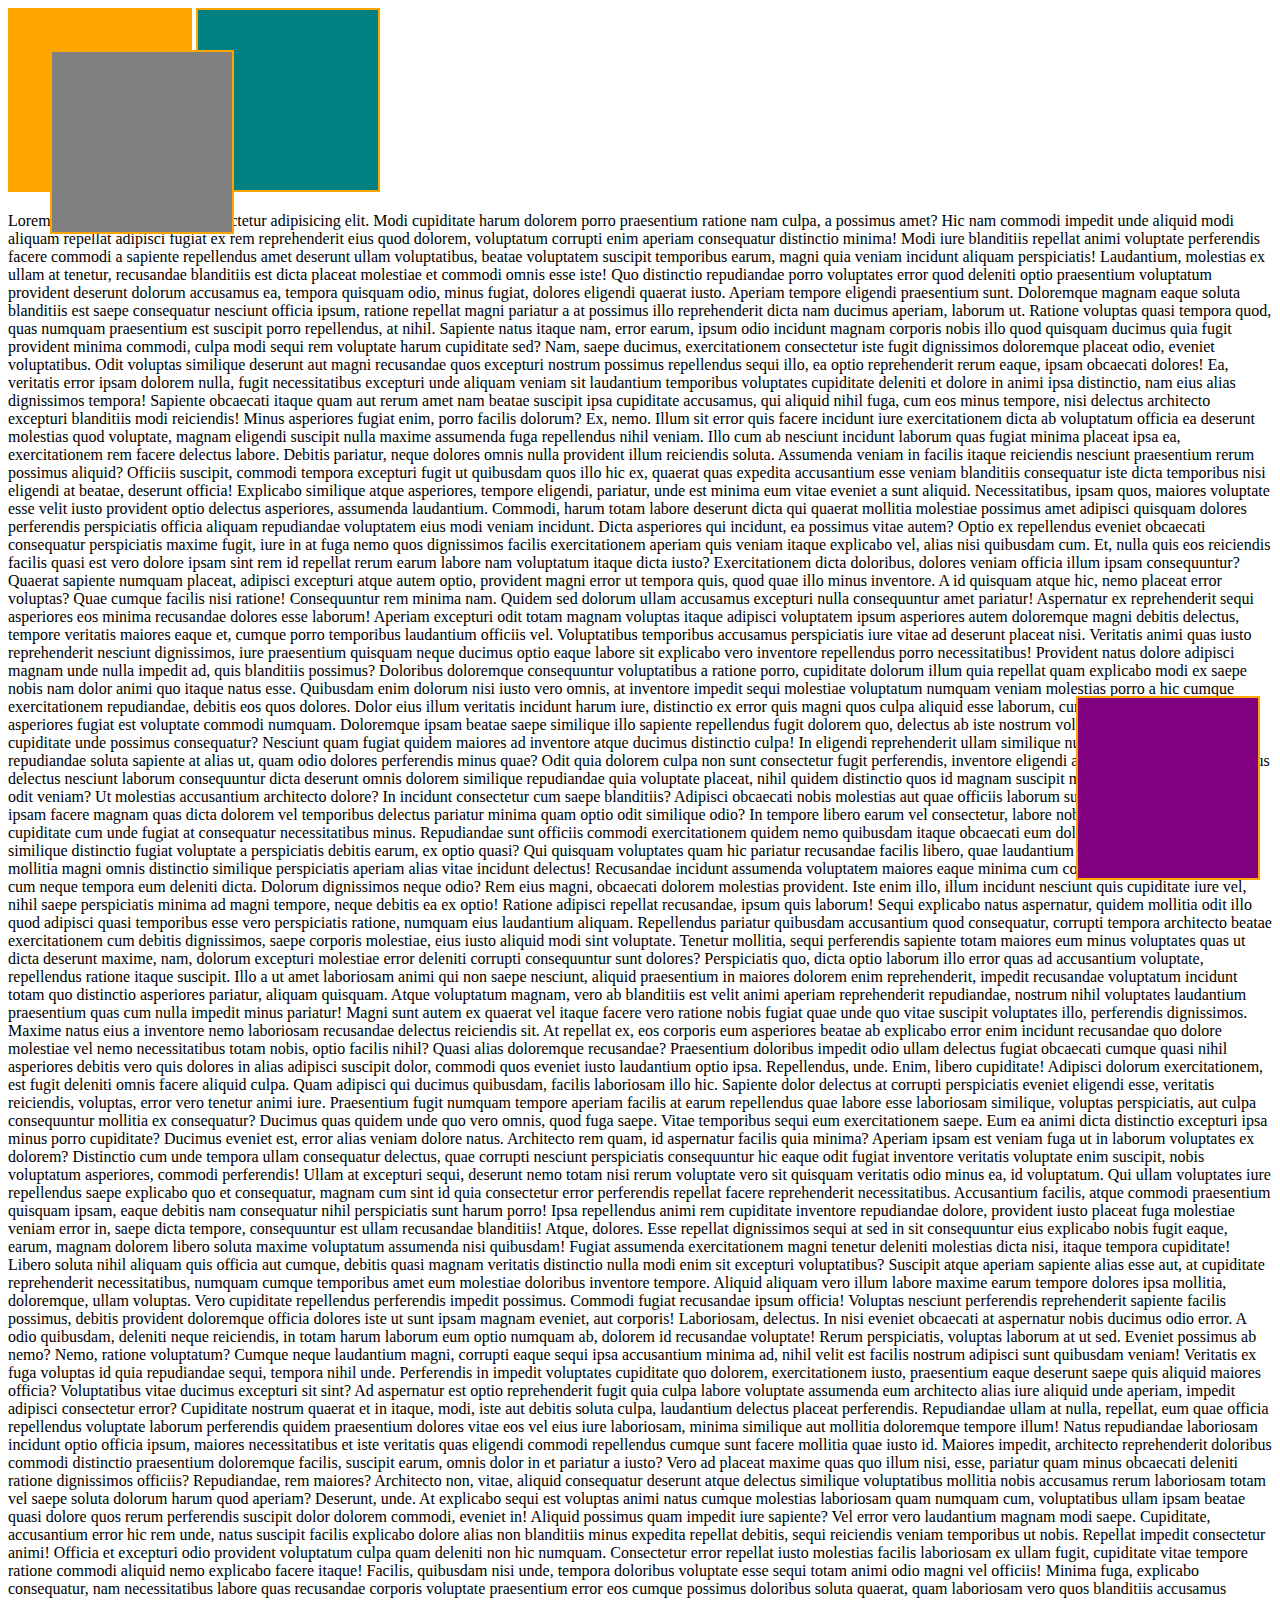
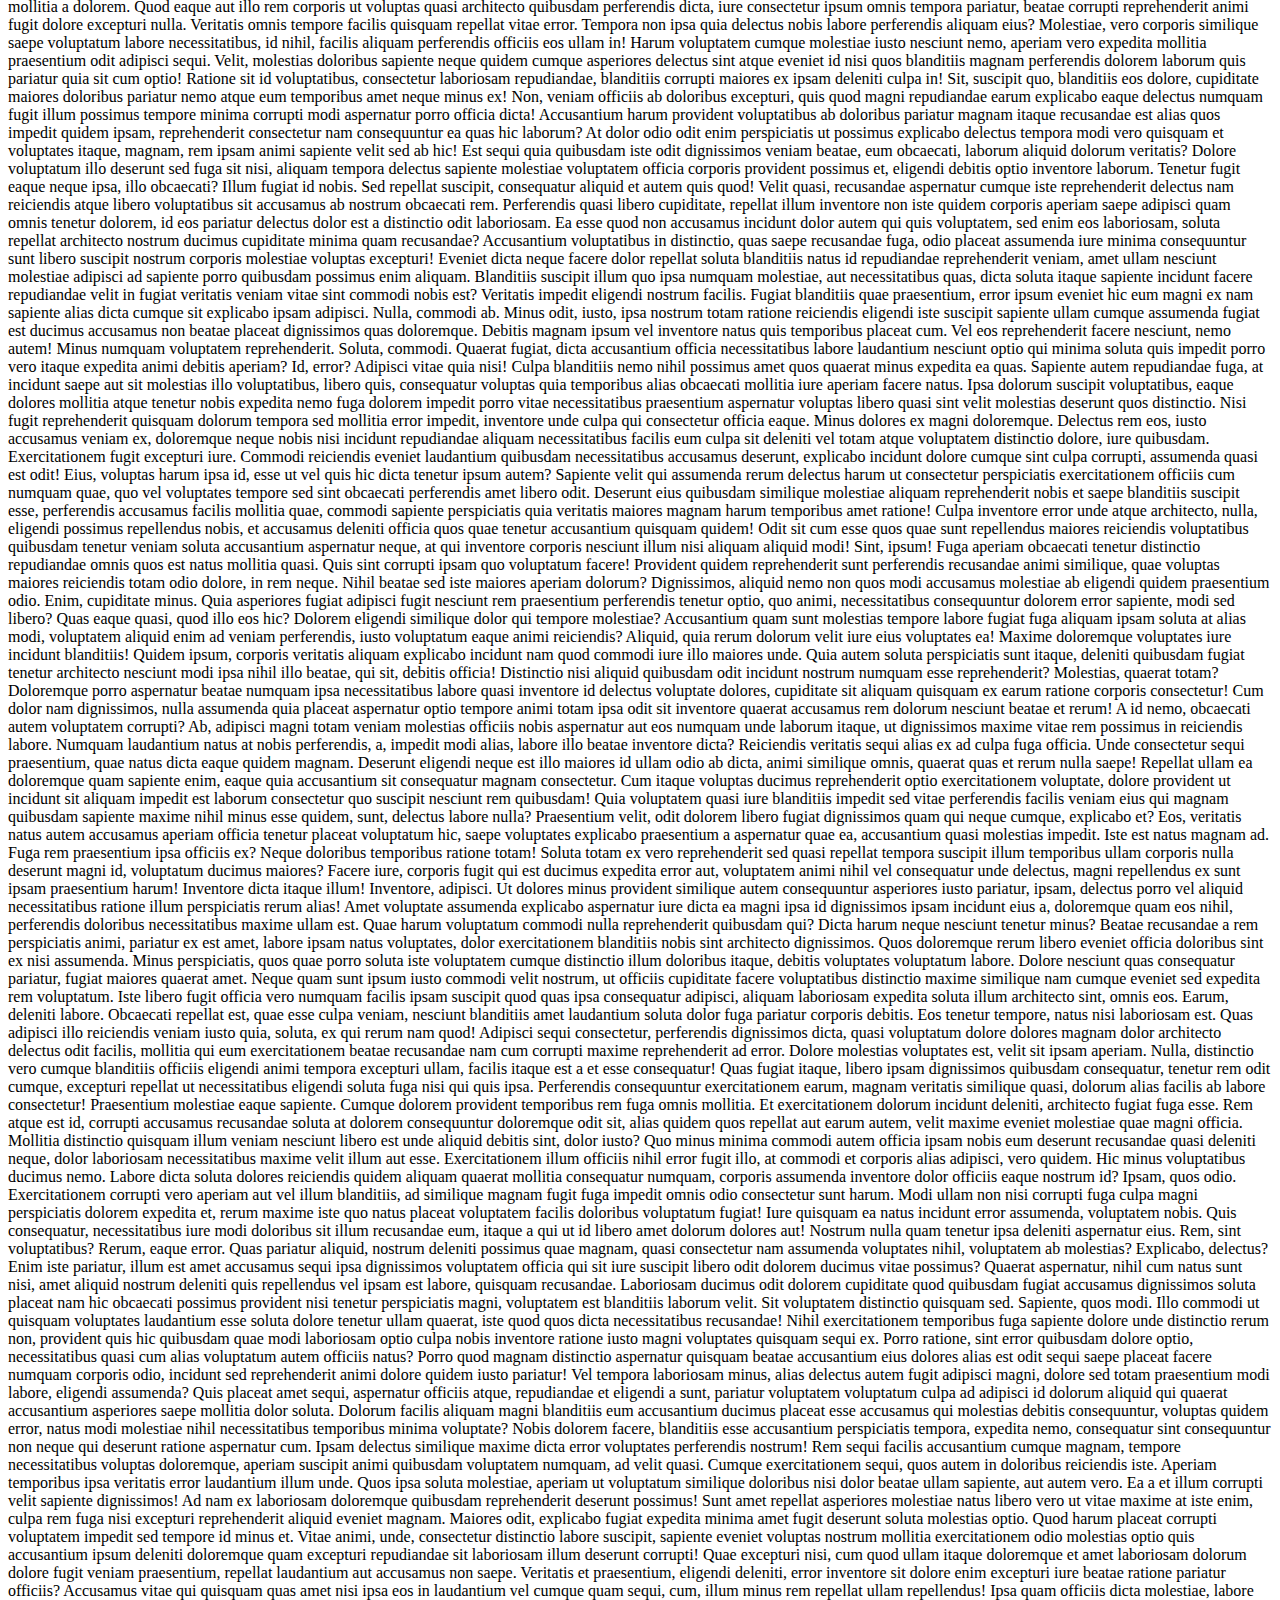
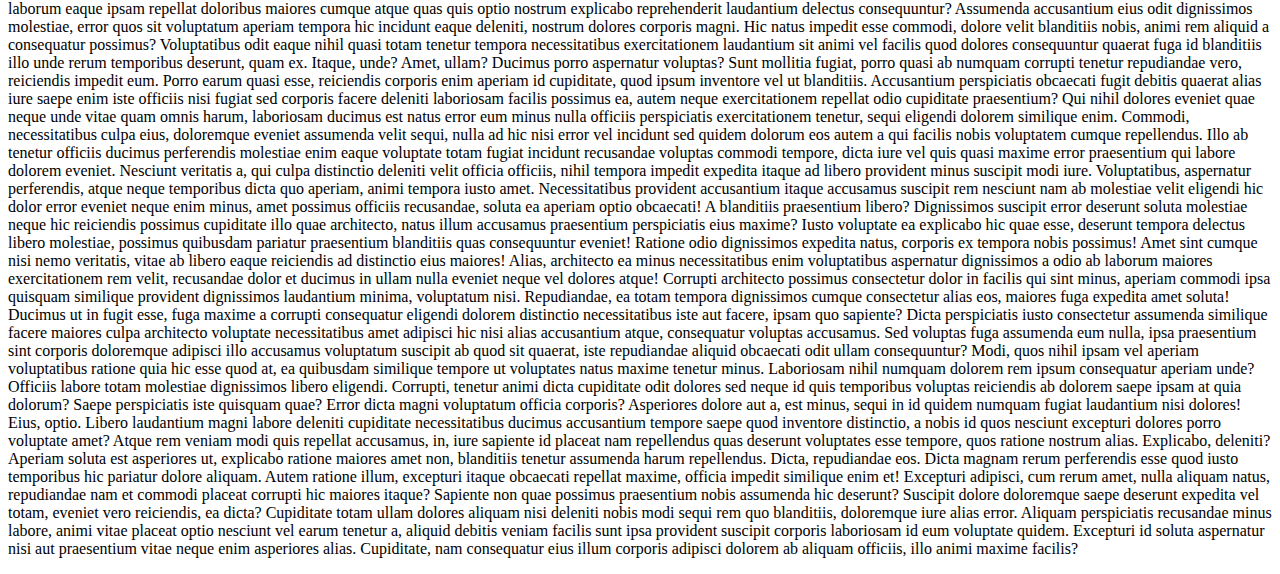
<file: position.html>
<!DOCTYPE html>
<html lang="en">

<head>
    <meta charset="UTF-8">
    <meta name="viewport" content="width=device-width, initial-scale=1.0">
    <title>Position Property</title>
    <style>
        #one {
            width: 180px;
            height: 180px;
            border: 2px solid orange;
            background-color: orange;
            display: inline-block;
            /* position: static; */

        }

        #two {
            width: 180px;
            height: 180px;
            border: 2px solid orange;
            background-color: teal;
            display: inline-block;
            /* left: 50px;
            position: relative;
            top: 50px;
            left: 50px;
            z-index: -2; */
        }

        #three {
            width: 180px;
            height: 180px;
            border: 2px solid orange;
            background-color: gray;
            display: inline-block;
            position: absolute;
            top: 50px;
            left: 50px;
        }

        #four {
            width: 180px;
            height: 180px;
            border: 2px solid orange;
            background-color: purple;
            display: inline-block;
            position: fixed;
            right: 20px;
            bottom: 20px;
        }
    </style>
</head>

<body>
    <section id="one">

    </section>
    <section id="two">

    </section>
    <section id="three">

    </section>
    <section id="four">

    </section>
    <p>Lorem ipsum, dolor sit amet consectetur adipisicing elit. Modi cupiditate harum dolorem porro praesentium ratione
        nam culpa, a possimus amet? Hic nam commodi impedit unde aliquid modi aliquam repellat adipisci fugiat ex rem
        reprehenderit eius quod dolorem, voluptatum corrupti enim aperiam consequatur distinctio minima! Modi iure
        blanditiis repellat animi voluptate perferendis facere commodi a sapiente repellendus amet deserunt ullam
        voluptatibus, beatae voluptatem suscipit temporibus earum, magni quia veniam incidunt aliquam perspiciatis!
        Laudantium, molestias ex ullam at tenetur, recusandae blanditiis est dicta placeat molestiae et commodi omnis
        esse iste! Quo distinctio repudiandae porro voluptates error quod deleniti optio praesentium voluptatum
        provident deserunt dolorum accusamus ea, tempora quisquam odio, minus fugiat, dolores eligendi quaerat iusto.
        Aperiam tempore eligendi praesentium sunt. Doloremque magnam eaque soluta blanditiis est saepe consequatur
        nesciunt officia ipsum, ratione repellat magni pariatur a at possimus illo reprehenderit dicta nam ducimus
        aperiam, laborum ut. Ratione voluptas quasi tempora quod, quas numquam praesentium est suscipit porro
        repellendus, at nihil. Sapiente natus itaque nam, error earum, ipsum odio incidunt magnam corporis nobis illo
        quod quisquam ducimus quia fugit provident minima commodi, culpa modi sequi rem voluptate harum cupiditate sed?
        Nam, saepe ducimus, exercitationem consectetur iste fugit dignissimos doloremque placeat odio, eveniet
        voluptatibus. Odit voluptas similique deserunt aut magni recusandae quos excepturi nostrum possimus repellendus
        sequi illo, ea optio reprehenderit rerum eaque, ipsam obcaecati dolores! Ea, veritatis error ipsam dolorem
        nulla, fugit necessitatibus excepturi unde aliquam veniam sit laudantium temporibus voluptates cupiditate
        deleniti et dolore in animi ipsa distinctio, nam eius alias dignissimos tempora! Sapiente obcaecati itaque quam
        aut rerum amet nam beatae suscipit ipsa cupiditate accusamus, qui aliquid nihil fuga, cum eos minus tempore,
        nisi delectus architecto excepturi blanditiis modi reiciendis! Minus asperiores fugiat enim, porro facilis
        dolorum? Ex, nemo. Illum sit error quis facere incidunt iure exercitationem dicta ab voluptatum officia ea
        deserunt molestias quod voluptate, magnam eligendi suscipit nulla maxime assumenda fuga repellendus nihil
        veniam. Illo cum ab nesciunt incidunt laborum quas fugiat minima placeat ipsa ea, exercitationem rem facere
        delectus labore. Debitis pariatur, neque dolores omnis nulla provident illum reiciendis soluta. Assumenda veniam
        in facilis itaque reiciendis nesciunt praesentium rerum possimus aliquid? Officiis suscipit, commodi tempora
        excepturi fugit ut quibusdam quos illo hic ex, quaerat quas expedita accusantium esse veniam blanditiis
        consequatur iste dicta temporibus nisi eligendi at beatae, deserunt officia! Explicabo similique atque
        asperiores, tempore eligendi, pariatur, unde est minima eum vitae eveniet a sunt aliquid. Necessitatibus, ipsam
        quos, maiores voluptate esse velit iusto provident optio delectus asperiores, assumenda laudantium. Commodi,
        harum totam labore deserunt dicta qui quaerat mollitia molestiae possimus amet adipisci quisquam dolores
        perferendis perspiciatis officia aliquam repudiandae voluptatem eius modi veniam incidunt. Dicta asperiores qui
        incidunt, ea possimus vitae autem? Optio ex repellendus eveniet obcaecati consequatur perspiciatis maxime fugit,
        iure in at fuga nemo quos dignissimos facilis exercitationem aperiam quis veniam itaque explicabo vel, alias
        nisi quibusdam cum. Et, nulla quis eos reiciendis facilis quasi est vero dolore ipsam sint rem id repellat rerum
        earum labore nam voluptatum itaque dicta iusto? Exercitationem dicta doloribus, dolores veniam officia illum
        ipsam consequuntur? Quaerat sapiente numquam placeat, adipisci excepturi atque autem optio, provident magni
        error ut tempora quis, quod quae illo minus inventore. A id quisquam atque hic, nemo placeat error voluptas?
        Quae cumque facilis nisi ratione! Consequuntur rem minima nam. Quidem sed dolorum ullam accusamus excepturi
        nulla consequuntur amet pariatur! Aspernatur ex reprehenderit sequi asperiores eos minima recusandae dolores
        esse laborum! Aperiam excepturi odit totam magnam voluptas itaque adipisci voluptatem ipsum asperiores autem
        doloremque magni debitis delectus, tempore veritatis maiores eaque et, cumque porro temporibus laudantium
        officiis vel. Voluptatibus temporibus accusamus perspiciatis iure vitae ad deserunt placeat nisi. Veritatis
        animi quas iusto reprehenderit nesciunt dignissimos, iure praesentium quisquam neque ducimus optio eaque labore
        sit explicabo vero inventore repellendus porro necessitatibus! Provident natus dolore adipisci magnam unde nulla
        impedit ad, quis blanditiis possimus? Doloribus doloremque consequuntur voluptatibus a ratione porro, cupiditate
        dolorum illum quia repellat quam explicabo modi ex saepe nobis nam dolor animi quo itaque natus esse. Quibusdam
        enim dolorum nisi iusto vero omnis, at inventore impedit sequi molestiae voluptatum numquam veniam molestias
        porro a hic cumque exercitationem repudiandae, debitis eos quos dolores. Dolor eius illum veritatis incidunt
        harum iure, distinctio ex error quis magni quos culpa aliquid esse laborum, cum totam iusto qui porro asperiores
        fugiat est voluptate commodi numquam. Doloremque ipsam beatae saepe similique illo sapiente repellendus fugit
        dolorem quo, delectus ab iste nostrum voluptates explicabo molestiae cupiditate unde possimus consequatur?
        Nesciunt quam fugiat quidem maiores ad inventore atque ducimus distinctio culpa! In eligendi reprehenderit ullam
        similique numquam sed tenetur, ad repudiandae soluta sapiente at alias ut, quam odio dolores perferendis minus
        quae? Odit quia dolorem culpa non sunt consectetur fugit perferendis, inventore eligendi atque? Beatae harum
        doloribus delectus nesciunt laborum consequuntur dicta deserunt omnis dolorem similique repudiandae quia
        voluptate placeat, nihil quidem distinctio quos id magnam suscipit minus nam debitis! Inventore, odit veniam? Ut
        molestias accusantium architecto dolore? In incidunt consectetur cum saepe blanditiis? Adipisci obcaecati nobis
        molestias aut quae officiis laborum sunt, velit ea voluptate debitis ipsam facere magnam quas dicta dolorem vel
        temporibus delectus pariatur minima quam optio odit similique odio? In tempore libero earum vel consectetur,
        labore nobis a qui modi, fugit ad nihil cupiditate cum unde fugiat at consequatur necessitatibus minus.
        Repudiandae sunt officiis commodi exercitationem quidem nemo quibusdam itaque obcaecati eum dolor aperiam nisi
        minus similique distinctio fugiat voluptate a perspiciatis debitis earum, ex optio quasi? Qui quisquam
        voluptates quam hic pariatur recusandae facilis libero, quae laudantium veritatis eum ipsa doloribus mollitia
        magni omnis distinctio similique perspiciatis aperiam alias vitae incidunt delectus! Recusandae incidunt
        assumenda voluptatem maiores eaque minima cum consectetur nulla quis? Iusto cum neque tempora eum deleniti
        dicta. Dolorum dignissimos neque odio? Rem eius magni, obcaecati dolorem molestias provident. Iste enim illo,
        illum incidunt nesciunt quis cupiditate iure vel, nihil saepe perspiciatis minima ad magni tempore, neque
        debitis ea ex optio! Ratione adipisci repellat recusandae, ipsum quis laborum! Sequi explicabo natus aspernatur,
        quidem mollitia odit illo quod adipisci quasi temporibus esse vero perspiciatis ratione, numquam eius laudantium
        aliquam. Repellendus pariatur quibusdam accusantium quod consequatur, corrupti tempora architecto beatae
        exercitationem cum debitis dignissimos, saepe corporis molestiae, eius iusto aliquid modi sint voluptate.
        Tenetur mollitia, sequi perferendis sapiente totam maiores eum minus voluptates quas ut dicta deserunt maxime,
        nam, dolorum excepturi molestiae error deleniti corrupti consequuntur sunt dolores? Perspiciatis quo, dicta
        optio laborum illo error quas ad accusantium voluptate, repellendus ratione itaque suscipit. Illo a ut amet
        laboriosam animi qui non saepe nesciunt, aliquid praesentium in maiores dolorem enim reprehenderit, impedit
        recusandae voluptatum incidunt totam quo distinctio asperiores pariatur, aliquam quisquam. Atque voluptatum
        magnam, vero ab blanditiis est velit animi aperiam reprehenderit repudiandae, nostrum nihil voluptates
        laudantium praesentium quas cum nulla impedit minus pariatur! Magni sunt autem ex quaerat vel itaque facere vero
        ratione nobis fugiat quae unde quo vitae suscipit voluptates illo, perferendis dignissimos. Maxime natus eius a
        inventore nemo laboriosam recusandae delectus reiciendis sit. At repellat ex, eos corporis eum asperiores beatae
        ab explicabo error enim incidunt recusandae quo dolore molestiae vel nemo necessitatibus totam nobis, optio
        facilis nihil? Quasi alias doloremque recusandae? Praesentium doloribus impedit odio ullam delectus fugiat
        obcaecati cumque quasi nihil asperiores debitis vero quis dolores in alias adipisci suscipit dolor, commodi quos
        eveniet iusto laudantium optio ipsa. Repellendus, unde. Enim, libero cupiditate! Adipisci dolorum
        exercitationem, est fugit deleniti omnis facere aliquid culpa. Quam adipisci qui ducimus quibusdam, facilis
        laboriosam illo hic. Sapiente dolor delectus at corrupti perspiciatis eveniet eligendi esse, veritatis
        reiciendis, voluptas, error vero tenetur animi iure. Praesentium fugit numquam tempore aperiam facilis at earum
        repellendus quae labore esse laboriosam similique, voluptas perspiciatis, aut culpa consequuntur mollitia ex
        consequatur? Ducimus quas quidem unde quo vero omnis, quod fuga saepe. Vitae temporibus sequi eum exercitationem
        saepe. Eum ea animi dicta distinctio excepturi ipsa minus porro cupiditate? Ducimus eveniet est, error alias
        veniam dolore natus. Architecto rem quam, id aspernatur facilis quia minima? Aperiam ipsam est veniam fuga ut in
        laborum voluptates ex dolorem? Distinctio cum unde tempora ullam consequatur delectus, quae corrupti nesciunt
        perspiciatis consequuntur hic eaque odit fugiat inventore veritatis voluptate enim suscipit, nobis voluptatum
        asperiores, commodi perferendis! Ullam at excepturi sequi, deserunt nemo totam nisi rerum voluptate vero sit
        quisquam veritatis odio minus ea, id voluptatum. Qui ullam voluptates iure repellendus saepe explicabo quo et
        consequatur, magnam cum sint id quia consectetur error perferendis repellat facere reprehenderit necessitatibus.
        Accusantium facilis, atque commodi praesentium quisquam ipsam, eaque debitis nam consequatur nihil perspiciatis
        sunt harum porro! Ipsa repellendus animi rem cupiditate inventore repudiandae dolore, provident iusto placeat
        fuga molestiae veniam error in, saepe dicta tempore, consequuntur est ullam recusandae blanditiis! Atque,
        dolores. Esse repellat dignissimos sequi at sed in sit consequuntur eius explicabo nobis fugit eaque, earum,
        magnam dolorem libero soluta maxime voluptatum assumenda nisi quibusdam! Fugiat assumenda exercitationem magni
        tenetur deleniti molestias dicta nisi, itaque tempora cupiditate! Libero soluta nihil aliquam quis officia aut
        cumque, debitis quasi magnam veritatis distinctio nulla modi enim sit excepturi voluptatibus? Suscipit atque
        aperiam sapiente alias esse aut, at cupiditate reprehenderit necessitatibus, numquam cumque temporibus amet eum
        molestiae doloribus inventore tempore. Aliquid aliquam vero illum labore maxime earum tempore dolores ipsa
        mollitia, doloremque, ullam voluptas. Vero cupiditate repellendus perferendis impedit possimus. Commodi fugiat
        recusandae ipsum officia! Voluptas nesciunt perferendis reprehenderit sapiente facilis possimus, debitis
        provident doloremque officia dolores iste ut sunt ipsam magnam eveniet, aut corporis! Laboriosam, delectus. In
        nisi eveniet obcaecati at aspernatur nobis ducimus odio error. A odio quibusdam, deleniti neque reiciendis, in
        totam harum laborum eum optio numquam ab, dolorem id recusandae voluptate! Rerum perspiciatis, voluptas laborum
        at ut sed. Eveniet possimus ab nemo? Nemo, ratione voluptatum? Cumque neque laudantium magni, corrupti eaque
        sequi ipsa accusantium minima ad, nihil velit est facilis nostrum adipisci sunt quibusdam veniam! Veritatis ex
        fuga voluptas id quia repudiandae sequi, tempora nihil unde. Perferendis in impedit voluptates cupiditate quo
        dolorem, exercitationem iusto, praesentium eaque deserunt saepe quis aliquid maiores officia? Voluptatibus vitae
        ducimus excepturi sit sint? Ad aspernatur est optio reprehenderit fugit quia culpa labore voluptate assumenda
        eum architecto alias iure aliquid unde aperiam, impedit adipisci consectetur error? Cupiditate nostrum quaerat
        et in itaque, modi, iste aut debitis soluta culpa, laudantium delectus placeat perferendis. Repudiandae ullam at
        nulla, repellat, eum quae officia repellendus voluptate laborum perferendis quidem praesentium dolores vitae eos
        vel eius iure laboriosam, minima similique aut mollitia doloremque tempore illum! Natus repudiandae laboriosam
        incidunt optio officia ipsum, maiores necessitatibus et iste veritatis quas eligendi commodi repellendus cumque
        sunt facere mollitia quae iusto id. Maiores impedit, architecto reprehenderit doloribus commodi distinctio
        praesentium doloremque facilis, suscipit earum, omnis dolor in et pariatur a iusto? Vero ad placeat maxime quas
        quo illum nisi, esse, pariatur quam minus obcaecati deleniti ratione dignissimos officiis? Repudiandae, rem
        maiores? Architecto non, vitae, aliquid consequatur deserunt atque delectus similique voluptatibus mollitia
        nobis accusamus rerum laboriosam totam vel saepe soluta dolorum harum quod aperiam? Deserunt, unde. At explicabo
        sequi est voluptas animi natus cumque molestias laboriosam quam numquam cum, voluptatibus ullam ipsam beatae
        quasi dolore quos rerum perferendis suscipit dolor dolorem commodi, eveniet in! Aliquid possimus quam impedit
        iure sapiente? Vel error vero laudantium magnam modi saepe. Cupiditate, accusantium error hic rem unde, natus
        suscipit facilis explicabo dolore alias non blanditiis minus expedita repellat debitis, sequi reiciendis veniam
        temporibus ut nobis. Repellat impedit consectetur animi! Officia et excepturi odio provident voluptatum culpa
        quam deleniti non hic numquam. Consectetur error repellat iusto molestias facilis laboriosam ex ullam fugit,
        cupiditate vitae tempore ratione commodi aliquid nemo explicabo facere itaque! Facilis, quibusdam nisi unde,
        tempora doloribus voluptate esse sequi totam animi odio magni vel officiis! Minima fuga, explicabo consequatur,
        nam necessitatibus labore quas recusandae corporis voluptate praesentium error eos cumque possimus doloribus
        soluta quaerat, quam laboriosam vero quos blanditiis accusamus mollitia a dolorem. Quod eaque aut illo rem
        corporis ut voluptas quasi architecto quibusdam perferendis dicta, iure consectetur ipsum omnis tempora
        pariatur, beatae corrupti reprehenderit animi fugit dolore excepturi nulla. Veritatis omnis tempore facilis
        quisquam repellat vitae error. Tempora non ipsa quia delectus nobis labore perferendis aliquam eius? Molestiae,
        vero corporis similique saepe voluptatum labore necessitatibus, id nihil, facilis aliquam perferendis officiis
        eos ullam in! Harum voluptatem cumque molestiae iusto nesciunt nemo, aperiam vero expedita mollitia praesentium
        odit adipisci sequi. Velit, molestias doloribus sapiente neque quidem cumque asperiores delectus sint atque
        eveniet id nisi quos blanditiis magnam perferendis dolorem laborum quis pariatur quia sit cum optio! Ratione sit
        id voluptatibus, consectetur laboriosam repudiandae, blanditiis corrupti maiores ex ipsam deleniti culpa in!
        Sit, suscipit quo, blanditiis eos dolore, cupiditate maiores doloribus pariatur nemo atque eum temporibus amet
        neque minus ex! Non, veniam officiis ab doloribus excepturi, quis quod magni repudiandae earum explicabo eaque
        delectus numquam fugit illum possimus tempore minima corrupti modi aspernatur porro officia dicta! Accusantium
        harum provident voluptatibus ab doloribus pariatur magnam itaque recusandae est alias quos impedit quidem ipsam,
        reprehenderit consectetur nam consequuntur ea quas hic laborum? At dolor odio odit enim perspiciatis ut possimus
        explicabo delectus tempora modi vero quisquam et voluptates itaque, magnam, rem ipsam animi sapiente velit sed
        ab hic! Est sequi quia quibusdam iste odit dignissimos veniam beatae, eum obcaecati, laborum aliquid dolorum
        veritatis? Dolore voluptatum illo deserunt sed fuga sit nisi, aliquam tempora delectus sapiente molestiae
        voluptatem officia corporis provident possimus et, eligendi debitis optio inventore laborum. Tenetur fugit eaque
        neque ipsa, illo obcaecati? Illum fugiat id nobis. Sed repellat suscipit, consequatur aliquid et autem quis
        quod! Velit quasi, recusandae aspernatur cumque iste reprehenderit delectus nam reiciendis atque libero
        voluptatibus sit accusamus ab nostrum obcaecati rem. Perferendis quasi libero cupiditate, repellat illum
        inventore non iste quidem corporis aperiam saepe adipisci quam omnis tenetur dolorem, id eos pariatur delectus
        dolor est a distinctio odit laboriosam. Ea esse quod non accusamus incidunt dolor autem qui quis voluptatem, sed
        enim eos laboriosam, soluta repellat architecto nostrum ducimus cupiditate minima quam recusandae? Accusantium
        voluptatibus in distinctio, quas saepe recusandae fuga, odio placeat assumenda iure minima consequuntur sunt
        libero suscipit nostrum corporis molestiae voluptas excepturi! Eveniet dicta neque facere dolor repellat soluta
        blanditiis natus id repudiandae reprehenderit veniam, amet ullam nesciunt molestiae adipisci ad sapiente porro
        quibusdam possimus enim aliquam. Blanditiis suscipit illum quo ipsa numquam molestiae, aut necessitatibus quas,
        dicta soluta itaque sapiente incidunt facere repudiandae velit in fugiat veritatis veniam vitae sint commodi
        nobis est? Veritatis impedit eligendi nostrum facilis. Fugiat blanditiis quae praesentium, error ipsum eveniet
        hic eum magni ex nam sapiente alias dicta cumque sit explicabo ipsam adipisci. Nulla, commodi ab. Minus odit,
        iusto, ipsa nostrum totam ratione reiciendis eligendi iste suscipit sapiente ullam cumque assumenda fugiat est
        ducimus accusamus non beatae placeat dignissimos quas doloremque. Debitis magnam ipsum vel inventore natus quis
        temporibus placeat cum. Vel eos reprehenderit facere nesciunt, nemo autem! Minus numquam voluptatem
        reprehenderit. Soluta, commodi. Quaerat fugiat, dicta accusantium officia necessitatibus labore laudantium
        nesciunt optio qui minima soluta quis impedit porro vero itaque expedita animi debitis aperiam? Id, error?
        Adipisci vitae quia nisi! Culpa blanditiis nemo nihil possimus amet quos quaerat minus expedita ea quas.
        Sapiente autem repudiandae fuga, at incidunt saepe aut sit molestias illo voluptatibus, libero quis, consequatur
        voluptas quia temporibus alias obcaecati mollitia iure aperiam facere natus. Ipsa dolorum suscipit voluptatibus,
        eaque dolores mollitia atque tenetur nobis expedita nemo fuga dolorem impedit porro vitae necessitatibus
        praesentium aspernatur voluptas libero quasi sint velit molestias deserunt quos distinctio. Nisi fugit
        reprehenderit quisquam dolorum tempora sed mollitia error impedit, inventore unde culpa qui consectetur officia
        eaque. Minus dolores ex magni doloremque. Delectus rem eos, iusto accusamus veniam ex, doloremque neque nobis
        nisi incidunt repudiandae aliquam necessitatibus facilis eum culpa sit deleniti vel totam atque voluptatem
        distinctio dolore, iure quibusdam. Exercitationem fugit excepturi iure. Commodi reiciendis eveniet laudantium
        quibusdam necessitatibus accusamus deserunt, explicabo incidunt dolore cumque sint culpa corrupti, assumenda
        quasi est odit! Eius, voluptas harum ipsa id, esse ut vel quis hic dicta tenetur ipsum autem? Sapiente velit qui
        assumenda rerum delectus harum ut consectetur perspiciatis exercitationem officiis cum numquam quae, quo vel
        voluptates tempore sed sint obcaecati perferendis amet libero odit. Deserunt eius quibusdam similique molestiae
        aliquam reprehenderit nobis et saepe blanditiis suscipit esse, perferendis accusamus facilis mollitia quae,
        commodi sapiente perspiciatis quia veritatis maiores magnam harum temporibus amet ratione! Culpa inventore error
        unde atque architecto, nulla, eligendi possimus repellendus nobis, et accusamus deleniti officia quos quae
        tenetur accusantium quisquam quidem! Odit sit cum esse quos quae sunt repellendus maiores reiciendis
        voluptatibus quibusdam tenetur veniam soluta accusantium aspernatur neque, at qui inventore corporis nesciunt
        illum nisi aliquam aliquid modi! Sint, ipsum! Fuga aperiam obcaecati tenetur distinctio repudiandae omnis quos
        est natus mollitia quasi. Quis sint corrupti ipsam quo voluptatum facere! Provident quidem reprehenderit sunt
        perferendis recusandae animi similique, quae voluptas maiores reiciendis totam odio dolore, in rem neque. Nihil
        beatae sed iste maiores aperiam dolorum? Dignissimos, aliquid nemo non quos modi accusamus molestiae ab eligendi
        quidem praesentium odio. Enim, cupiditate minus. Quia asperiores fugiat adipisci fugit nesciunt rem praesentium
        perferendis tenetur optio, quo animi, necessitatibus consequuntur dolorem error sapiente, modi sed libero? Quas
        eaque quasi, quod illo eos hic? Dolorem eligendi similique dolor qui tempore molestiae? Accusantium quam sunt
        molestias tempore labore fugiat fuga aliquam ipsam soluta at alias modi, voluptatem aliquid enim ad veniam
        perferendis, iusto voluptatum eaque animi reiciendis? Aliquid, quia rerum dolorum velit iure eius voluptates ea!
        Maxime doloremque voluptates iure incidunt blanditiis! Quidem ipsum, corporis veritatis aliquam explicabo
        incidunt nam quod commodi iure illo maiores unde. Quia autem soluta perspiciatis sunt itaque, deleniti quibusdam
        fugiat tenetur architecto nesciunt modi ipsa nihil illo beatae, qui sit, debitis officia! Distinctio nisi
        aliquid quibusdam odit incidunt nostrum numquam esse reprehenderit? Molestias, quaerat totam? Doloremque porro
        aspernatur beatae numquam ipsa necessitatibus labore quasi inventore id delectus voluptate dolores, cupiditate
        sit aliquam quisquam ex earum ratione corporis consectetur! Cum dolor nam dignissimos, nulla assumenda quia
        placeat aspernatur optio tempore animi totam ipsa odit sit inventore quaerat accusamus rem dolorum nesciunt
        beatae et rerum! A id nemo, obcaecati autem voluptatem corrupti? Ab, adipisci magni totam veniam molestias
        officiis nobis aspernatur aut eos numquam unde laborum itaque, ut dignissimos maxime vitae rem possimus in
        reiciendis labore. Numquam laudantium natus at nobis perferendis, a, impedit modi alias, labore illo beatae
        inventore dicta? Reiciendis veritatis sequi alias ex ad culpa fuga officia. Unde consectetur sequi praesentium,
        quae natus dicta eaque quidem magnam. Deserunt eligendi neque est illo maiores id ullam odio ab dicta, animi
        similique omnis, quaerat quas et rerum nulla saepe! Repellat ullam ea doloremque quam sapiente enim, eaque quia
        accusantium sit consequatur magnam consectetur. Cum itaque voluptas ducimus reprehenderit optio exercitationem
        voluptate, dolore provident ut incidunt sit aliquam impedit est laborum consectetur quo suscipit nesciunt rem
        quibusdam! Quia voluptatem quasi iure blanditiis impedit sed vitae perferendis facilis veniam eius qui magnam
        quibusdam sapiente maxime nihil minus esse quidem, sunt, delectus labore nulla? Praesentium velit, odit dolorem
        libero fugiat dignissimos quam qui neque cumque, explicabo et? Eos, veritatis natus autem accusamus aperiam
        officia tenetur placeat voluptatum hic, saepe voluptates explicabo praesentium a aspernatur quae ea, accusantium
        quasi molestias impedit. Iste est natus magnam ad. Fuga rem praesentium ipsa officiis ex? Neque doloribus
        temporibus ratione totam! Soluta totam ex vero reprehenderit sed quasi repellat tempora suscipit illum
        temporibus ullam corporis nulla deserunt magni id, voluptatum ducimus maiores? Facere iure, corporis fugit qui
        est ducimus expedita error aut, voluptatem animi nihil vel consequatur unde delectus, magni repellendus ex sunt
        ipsam praesentium harum! Inventore dicta itaque illum! Inventore, adipisci. Ut dolores minus provident similique
        autem consequuntur asperiores iusto pariatur, ipsam, delectus porro vel aliquid necessitatibus ratione illum
        perspiciatis rerum alias! Amet voluptate assumenda explicabo aspernatur iure dicta ea magni ipsa id dignissimos
        ipsam incidunt eius a, doloremque quam eos nihil, perferendis doloribus necessitatibus maxime ullam est. Quae
        harum voluptatum commodi nulla reprehenderit quibusdam qui? Dicta harum neque nesciunt tenetur minus? Beatae
        recusandae a rem perspiciatis animi, pariatur ex est amet, labore ipsam natus voluptates, dolor exercitationem
        blanditiis nobis sint architecto dignissimos. Quos doloremque rerum libero eveniet officia doloribus sint ex
        nisi assumenda. Minus perspiciatis, quos quae porro soluta iste voluptatem cumque distinctio illum doloribus
        itaque, debitis voluptates voluptatum labore. Dolore nesciunt quas consequatur pariatur, fugiat maiores quaerat
        amet. Neque quam sunt ipsum iusto commodi velit nostrum, ut officiis cupiditate facere voluptatibus distinctio
        maxime similique nam cumque eveniet sed expedita rem voluptatum. Iste libero fugit officia vero numquam facilis
        ipsam suscipit quod quas ipsa consequatur adipisci, aliquam laboriosam expedita soluta illum architecto sint,
        omnis eos. Earum, deleniti labore. Obcaecati repellat est, quae esse culpa veniam, nesciunt blanditiis amet
        laudantium soluta dolor fuga pariatur corporis debitis. Eos tenetur tempore, natus nisi laboriosam est. Quas
        adipisci illo reiciendis veniam iusto quia, soluta, ex qui rerum nam quod! Adipisci sequi consectetur,
        perferendis dignissimos dicta, quasi voluptatum dolore dolores magnam dolor architecto delectus odit facilis,
        mollitia qui eum exercitationem beatae recusandae nam cum corrupti maxime reprehenderit ad error. Dolore
        molestias voluptates est, velit sit ipsam aperiam. Nulla, distinctio vero cumque blanditiis officiis eligendi
        animi tempora excepturi ullam, facilis itaque est a et esse consequatur! Quas fugiat itaque, libero ipsam
        dignissimos quibusdam consequatur, tenetur rem odit cumque, excepturi repellat ut necessitatibus eligendi soluta
        fuga nisi qui quis ipsa. Perferendis consequuntur exercitationem earum, magnam veritatis similique quasi,
        dolorum alias facilis ab labore consectetur! Praesentium molestiae eaque sapiente. Cumque dolorem provident
        temporibus rem fuga omnis mollitia. Et exercitationem dolorum incidunt deleniti, architecto fugiat fuga esse.
        Rem atque est id, corrupti accusamus recusandae soluta at dolorem consequuntur doloremque odit sit, alias quidem
        quos repellat aut earum autem, velit maxime eveniet molestiae quae magni officia. Mollitia distinctio quisquam
        illum veniam nesciunt libero est unde aliquid debitis sint, dolor iusto? Quo minus minima commodi autem officia
        ipsam nobis eum deserunt recusandae quasi deleniti neque, dolor laboriosam necessitatibus maxime velit illum aut
        esse. Exercitationem illum officiis nihil error fugit illo, at commodi et corporis alias adipisci, vero quidem.
        Hic minus voluptatibus ducimus nemo. Labore dicta soluta dolores reiciendis quidem aliquam quaerat mollitia
        consequatur numquam, corporis assumenda inventore dolor officiis eaque nostrum id? Ipsam, quos odio.
        Exercitationem corrupti vero aperiam aut vel illum blanditiis, ad similique magnam fugit fuga impedit omnis odio
        consectetur sunt harum. Modi ullam non nisi corrupti fuga culpa magni perspiciatis dolorem expedita et, rerum
        maxime iste quo natus placeat voluptatem facilis doloribus voluptatum fugiat! Iure quisquam ea natus incidunt
        error assumenda, voluptatem nobis. Quis consequatur, necessitatibus iure modi doloribus sit illum recusandae
        eum, itaque a qui ut id libero amet dolorum dolores aut! Nostrum nulla quam tenetur ipsa deleniti aspernatur
        eius. Rem, sint voluptatibus? Rerum, eaque error. Quas pariatur aliquid, nostrum deleniti possimus quae magnam,
        quasi consectetur nam assumenda voluptates nihil, voluptatem ab molestias? Explicabo, delectus? Enim iste
        pariatur, illum est amet accusamus sequi ipsa dignissimos voluptatem officia qui sit iure suscipit libero odit
        dolorem ducimus vitae possimus? Quaerat aspernatur, nihil cum natus sunt nisi, amet aliquid nostrum deleniti
        quis repellendus vel ipsam est labore, quisquam recusandae. Laboriosam ducimus odit dolorem cupiditate quod
        quibusdam fugiat accusamus dignissimos soluta placeat nam hic obcaecati possimus provident nisi tenetur
        perspiciatis magni, voluptatem est blanditiis laborum velit. Sit voluptatem distinctio quisquam sed. Sapiente,
        quos modi. Illo commodi ut quisquam voluptates laudantium esse soluta dolore tenetur ullam quaerat, iste quod
        quos dicta necessitatibus recusandae! Nihil exercitationem temporibus fuga sapiente dolore unde distinctio rerum
        non, provident quis hic quibusdam quae modi laboriosam optio culpa nobis inventore ratione iusto magni
        voluptates quisquam sequi ex. Porro ratione, sint error quibusdam dolore optio, necessitatibus quasi cum alias
        voluptatum autem officiis natus? Porro quod magnam distinctio aspernatur quisquam beatae accusantium eius
        dolores alias est odit sequi saepe placeat facere numquam corporis odio, incidunt sed reprehenderit animi dolore
        quidem iusto pariatur! Vel tempora laboriosam minus, alias delectus autem fugit adipisci magni, dolore sed totam
        praesentium modi labore, eligendi assumenda? Quis placeat amet sequi, aspernatur officiis atque, repudiandae et
        eligendi a sunt, pariatur voluptatem voluptatum culpa ad adipisci id dolorum aliquid qui quaerat accusantium
        asperiores saepe mollitia dolor soluta. Dolorum facilis aliquam magni blanditiis eum accusantium ducimus placeat
        esse accusamus qui molestias debitis consequuntur, voluptas quidem error, natus modi molestiae nihil
        necessitatibus temporibus minima voluptate? Nobis dolorem facere, blanditiis esse accusantium perspiciatis
        tempora, expedita nemo, consequatur sint consequuntur non neque qui deserunt ratione aspernatur cum. Ipsam
        delectus similique maxime dicta error voluptates perferendis nostrum! Rem sequi facilis accusantium cumque
        magnam, tempore necessitatibus voluptas doloremque, aperiam suscipit animi quibusdam voluptatem numquam, ad
        velit quasi. Cumque exercitationem sequi, quos autem in doloribus reiciendis iste. Aperiam temporibus ipsa
        veritatis error laudantium illum unde. Quos ipsa soluta molestiae, aperiam ut voluptatum similique doloribus
        nisi dolor beatae ullam sapiente, aut autem vero. Ea a et illum corrupti velit sapiente dignissimos! Ad nam ex
        laboriosam doloremque quibusdam reprehenderit deserunt possimus! Sunt amet repellat asperiores molestiae natus
        libero vero ut vitae maxime at iste enim, culpa rem fuga nisi excepturi reprehenderit aliquid eveniet magnam.
        Maiores odit, explicabo fugiat expedita minima amet fugit deserunt soluta molestias optio. Quod harum placeat
        corrupti voluptatem impedit sed tempore id minus et. Vitae animi, unde, consectetur distinctio labore suscipit,
        sapiente eveniet voluptas nostrum mollitia exercitationem odio molestias optio quis accusantium ipsum deleniti
        doloremque quam excepturi repudiandae sit laboriosam illum deserunt corrupti! Quae excepturi nisi, cum quod
        ullam itaque doloremque et amet laboriosam dolorum dolore fugit veniam praesentium, repellat laudantium aut
        accusamus non saepe. Veritatis et praesentium, eligendi deleniti, error inventore sit dolore enim excepturi iure
        beatae ratione pariatur officiis? Accusamus vitae qui quisquam quas amet nisi ipsa eos in laudantium vel cumque
        quam sequi, cum, illum minus rem repellat ullam repellendus! Ipsa quam officiis dicta molestiae, labore laborum
        eaque ipsam repellat doloribus maiores cumque atque quas quis optio nostrum explicabo reprehenderit laudantium
        delectus consequuntur? Assumenda accusantium eius odit dignissimos molestiae, error quos sit voluptatum aperiam
        tempora hic incidunt eaque deleniti, nostrum dolores corporis magni. Hic natus impedit esse commodi, dolore
        velit blanditiis nobis, animi rem aliquid a consequatur possimus? Voluptatibus odit eaque nihil quasi totam
        tenetur tempora necessitatibus exercitationem laudantium sit animi vel facilis quod dolores consequuntur quaerat
        fuga id blanditiis illo unde rerum temporibus deserunt, quam ex. Itaque, unde? Amet, ullam? Ducimus porro
        aspernatur voluptas? Sunt mollitia fugiat, porro quasi ab numquam corrupti tenetur repudiandae vero, reiciendis
        impedit eum. Porro earum quasi esse, reiciendis corporis enim aperiam id cupiditate, quod ipsum inventore vel ut
        blanditiis. Accusantium perspiciatis obcaecati fugit debitis quaerat alias iure saepe enim iste officiis nisi
        fugiat sed corporis facere deleniti laboriosam facilis possimus ea, autem neque exercitationem repellat odio
        cupiditate praesentium? Qui nihil dolores eveniet quae neque unde vitae quam omnis harum, laboriosam ducimus est
        natus error eum minus nulla officiis perspiciatis exercitationem tenetur, sequi eligendi dolorem similique enim.
        Commodi, necessitatibus culpa eius, doloremque eveniet assumenda velit sequi, nulla ad hic nisi error vel
        incidunt sed quidem dolorum eos autem a qui facilis nobis voluptatem cumque repellendus. Illo ab tenetur
        officiis ducimus perferendis molestiae enim eaque voluptate totam fugiat incidunt recusandae voluptas commodi
        tempore, dicta iure vel quis quasi maxime error praesentium qui labore dolorem eveniet. Nesciunt veritatis a,
        qui culpa distinctio deleniti velit officia officiis, nihil tempora impedit expedita itaque ad libero provident
        minus suscipit modi iure. Voluptatibus, aspernatur perferendis, atque neque temporibus dicta quo aperiam, animi
        tempora iusto amet. Necessitatibus provident accusantium itaque accusamus suscipit rem nesciunt nam ab molestiae
        velit eligendi hic dolor error eveniet neque enim minus, amet possimus officiis recusandae, soluta ea aperiam
        optio obcaecati! A blanditiis praesentium libero? Dignissimos suscipit error deserunt soluta molestiae neque hic
        reiciendis possimus cupiditate illo quae architecto, natus illum accusamus praesentium perspiciatis eius maxime?
        Iusto voluptate ea explicabo hic quae esse, deserunt tempora delectus libero molestiae, possimus quibusdam
        pariatur praesentium blanditiis quas consequuntur eveniet! Ratione odio dignissimos expedita natus, corporis ex
        tempora nobis possimus! Amet sint cumque nisi nemo veritatis, vitae ab libero eaque reiciendis ad distinctio
        eius maiores! Alias, architecto ea minus necessitatibus enim voluptatibus aspernatur dignissimos a odio ab
        laborum maiores exercitationem rem velit, recusandae dolor et ducimus in ullam nulla eveniet neque vel dolores
        atque! Corrupti architecto possimus consectetur dolor in facilis qui sint minus, aperiam commodi ipsa quisquam
        similique provident dignissimos laudantium minima, voluptatum nisi. Repudiandae, ea totam tempora dignissimos
        cumque consectetur alias eos, maiores fuga expedita amet soluta! Ducimus ut in fugit esse, fuga maxime a
        corrupti consequatur eligendi dolorem distinctio necessitatibus iste aut facere, ipsam quo sapiente? Dicta
        perspiciatis iusto consectetur assumenda similique facere maiores culpa architecto voluptate necessitatibus amet
        adipisci hic nisi alias accusantium atque, consequatur voluptas accusamus. Sed voluptas fuga assumenda eum
        nulla, ipsa praesentium sint corporis doloremque adipisci illo accusamus voluptatum suscipit ab quod sit
        quaerat, iste repudiandae aliquid obcaecati odit ullam consequuntur? Modi, quos nihil ipsam vel aperiam
        voluptatibus ratione quia hic esse quod at, ea quibusdam similique tempore ut voluptates natus maxime tenetur
        minus. Laboriosam nihil numquam dolorem rem ipsum consequatur aperiam unde? Officiis labore totam molestiae
        dignissimos libero eligendi. Corrupti, tenetur animi dicta cupiditate odit dolores sed neque id quis temporibus
        voluptas reiciendis ab dolorem saepe ipsam at quia dolorum? Saepe perspiciatis iste quisquam quae? Error dicta
        magni voluptatum officia corporis? Asperiores dolore aut a, est minus, sequi in id quidem numquam fugiat
        laudantium nisi dolores! Eius, optio. Libero laudantium magni labore deleniti cupiditate necessitatibus ducimus
        accusantium tempore saepe quod inventore distinctio, a nobis id quos nesciunt excepturi dolores porro voluptate
        amet? Atque rem veniam modi quis repellat accusamus, in, iure sapiente id placeat nam repellendus quas deserunt
        voluptates esse tempore, quos ratione nostrum alias. Explicabo, deleniti? Aperiam soluta est asperiores ut,
        explicabo ratione maiores amet non, blanditiis tenetur assumenda harum repellendus. Dicta, repudiandae eos.
        Dicta magnam rerum perferendis esse quod iusto temporibus hic pariatur dolore aliquam. Autem ratione illum,
        excepturi itaque obcaecati repellat maxime, officia impedit similique enim et! Excepturi adipisci, cum rerum
        amet, nulla aliquam natus, repudiandae nam et commodi placeat corrupti hic maiores itaque? Sapiente non quae
        possimus praesentium nobis assumenda hic deserunt? Suscipit dolore doloremque saepe deserunt expedita vel totam,
        eveniet vero reiciendis, ea dicta? Cupiditate totam ullam dolores aliquam nisi deleniti nobis modi sequi rem quo
        blanditiis, doloremque iure alias error. Aliquam perspiciatis recusandae minus labore, animi vitae placeat optio
        nesciunt vel earum tenetur a, aliquid debitis veniam facilis sunt ipsa provident suscipit corporis laboriosam id
        eum voluptate quidem. Excepturi id soluta aspernatur nisi aut praesentium vitae neque enim asperiores alias.
        Cupiditate, nam consequatur eius illum corporis adipisci dolorem ab aliquam officiis, illo animi maxime facilis?
    </p>
</body>

</html>
</file>
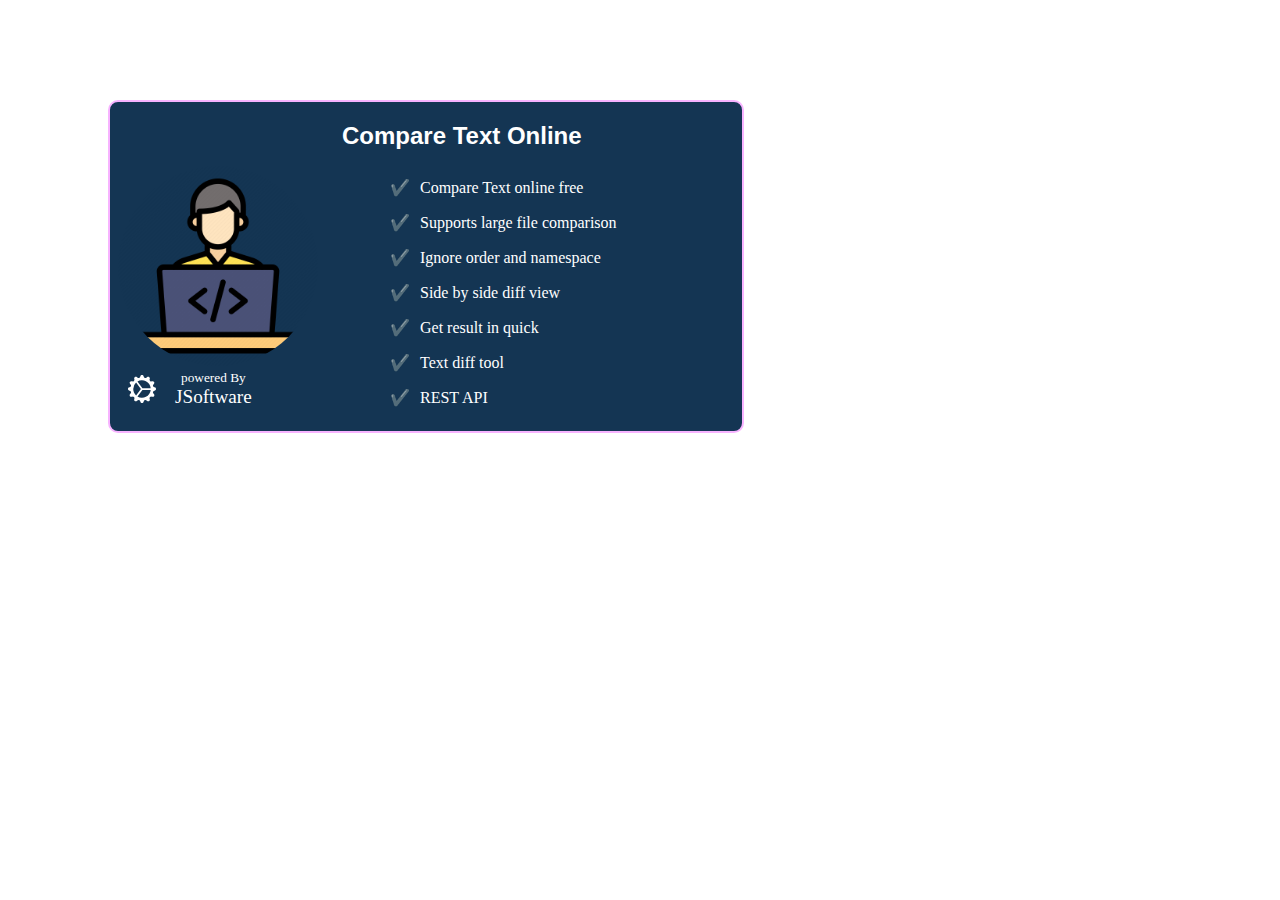
<file: simpleCard.html>
<!DOCTYPE html>
<html lang="en">
<head>
    <meta charset="UTF-8">
    <meta name="viewport" content="width=device-width, initial-scale=1.0">
    <title>Simple Card</title>
    <link rel="shortcut icon" href="assets/fav.png" type="image/x-icon">
    <!-- Google font Family CDN Link -->
  <link rel="preconnect" href="https://fonts.googleapis.com">
  <link rel="preconnect" href="https://fonts.gstatic.com" crossorigin>
  <link href="https://fonts.googleapis.com/css2?family=Poetsen+One&family=Roboto&family=Signika+Negative:wght@300..700&display=swap" rel="stylesheet">
  
  <!-- Font Awesome CDN Link -->
  <link rel="stylesheet" href="https://cdnjs.cloudflare.com/ajax/libs/font-awesome/4.7.0/css/font-awesome.min.css">
    <style>
     #main-section{
        border:2px solid rgb(247, 179, 355);
        width: 50%;
        background-color: #143553;
        color: #FFFFFF;
        border-radius: 10px;
        margin: 100px 0 0 100px;
     }

     /* Photo section */
     .photo-section{
        display: inline-block;
        margin-right: 20px;
     }
     .photo-section img{
        border-radius: 50%;
        margin-left: 8px;
     }
     /* icon section */
     .icon-section{
        display: inline-block;
     }
     .icon-section svg{
        margin-right: 15px;
        margin-left: 18px;
     }
     /* name section */
     .name-section{
        display: inline-block;
     }
     .name-section p{
        margin: 0;
        
     }
     #poweredBy{
        font-size: smaller;
        text-align: center;
     }
     #company{
        font-size: larger;
     }
     /* content section */
     .content-section{
        display: inline-block;
     }
     .content-section li{
        padding: 8px;
        list-style-type: none;
        font-family: Georgia, 'Times New Roman', Times, serif;
     }
     .content-section li::before{
        content: "✔️";
        padding-right: 10px;
       }
       h2{
        font-family: Verdana, Geneva, Tahoma, sans-serif;
       }

    </style>
</head>
<body>
    <!-- Main Section -->
    <section id="main-section">

        <!-- Photo Section -->
      <section class="photo-section">
          <img src="assets/user.jpg" alt="developer photo" height="200px" width="200px">
          <br>
        <!-- icon section -->
            <section class="icon-section">
            <svg xmlns="http://www.w3.org/2000/svg" width="28" height="28" fill="currentColor" class="bi bi-gear-wide-connected" viewBox="0 0 16 16">
                <path d="M7.068.727c.243-.97 1.62-.97 1.864 0l.071.286a.96.96 0 0 0 1.622.434l.205-.211c.695-.719 1.888-.03 1.613.931l-.08.284a.96.96 0 0 0 1.187 1.187l.283-.081c.96-.275 1.65.918.931 1.613l-.211.205a.96.96 0 0 0 .434 1.622l.286.071c.97.243.97 1.62 0 1.864l-.286.071a.96.96 0 0 0-.434 1.622l.211.205c.719.695.03 1.888-.931 1.613l-.284-.08a.96.96 0 0 0-1.187 1.187l.081.283c.275.96-.918 1.65-1.613.931l-.205-.211a.96.96 0 0 0-1.622.434l-.071.286c-.243.97-1.62.97-1.864 0l-.071-.286a.96.96 0 0 0-1.622-.434l-.205.211c-.695.719-1.888.03-1.613-.931l.08-.284a.96.96 0 0 0-1.186-1.187l-.284.081c-.96.275-1.65-.918-.931-1.613l.211-.205a.96.96 0 0 0-.434-1.622l-.286-.071c-.97-.243-.97-1.62 0-1.864l.286-.071a.96.96 0 0 0 .434-1.622l-.211-.205c-.719-.695-.03-1.888.931-1.613l.284.08a.96.96 0 0 0 1.187-1.186l-.081-.284c-.275-.96.918-1.65 1.613-.931l.205.211a.96.96 0 0 0 1.622-.434zM12.973 8.5H8.25l-2.834 3.779A4.998 4.998 0 0 0 12.973 8.5m0-1a4.998 4.998 0 0 0-7.557-3.779l2.834 3.78zM5.048 3.967l-.087.065zm-.431.355A4.98 4.98 0 0 0 3.002 8c0 1.455.622 2.765 1.615 3.678L7.375 8zm.344 7.646.087.065z"/>
              </svg>
           </section>
        <!-- name-section -->
        <section class="name-section">
            <p id="poweredBy">powered By</p>
            <p id="company">JSoftware</p>
        </section>
      </section>
        <!-- Content Section -->
        <section class="content-section">
          <h2>Compare Text Online</h2>
         <ul>
            <li>Compare Text online free</li>
            <li>Supports large file comparison</li>
            <li>Ignore order and namespace</li>
            <li>Side by side diff view</li>
            <li>Get result in quick</li>
            <li>Text diff tool</li>
            <li>REST API</li>
         </ul>
        </section>
    </section>
</body>
</html>
</file>
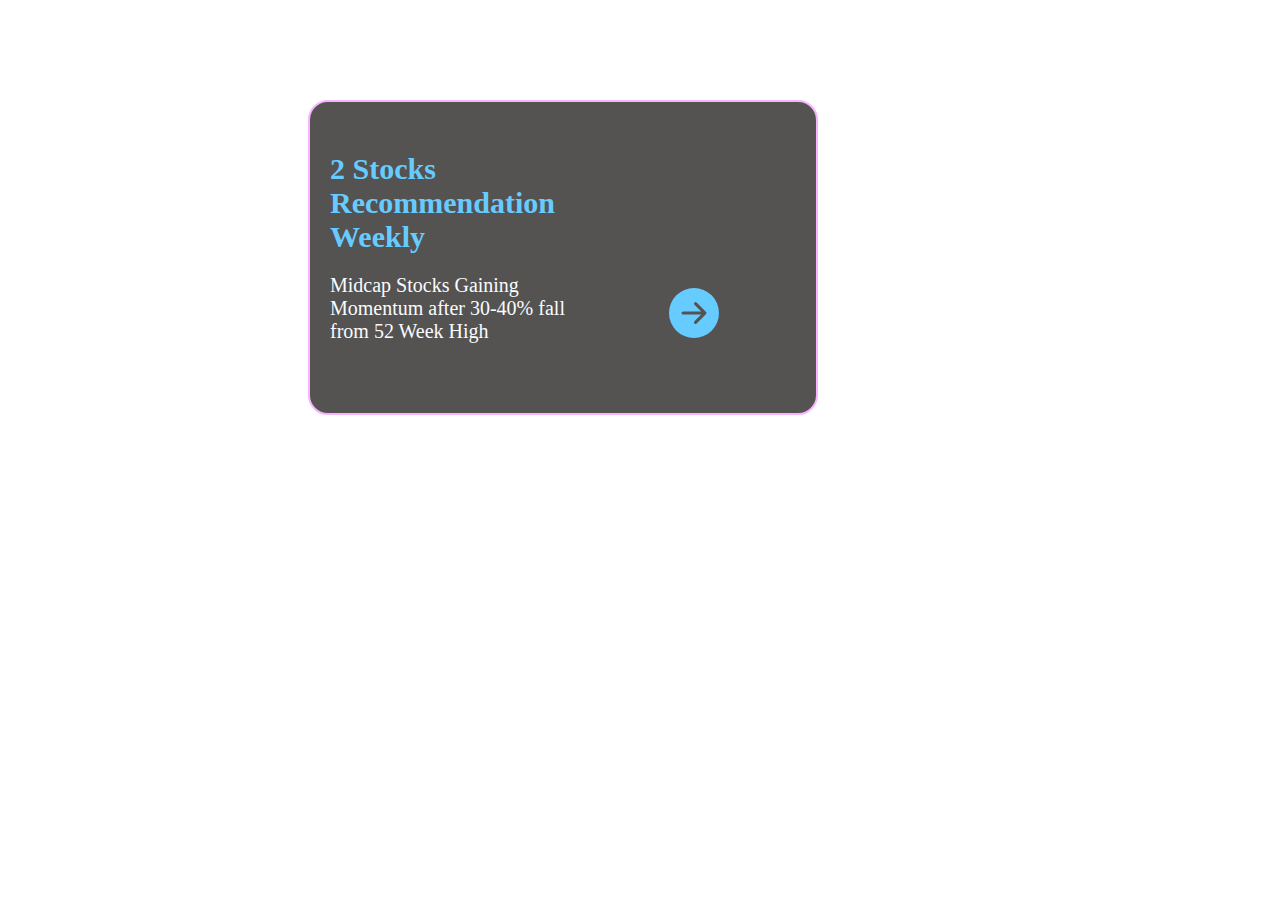
<file: stockCard.html>
<!DOCTYPE html>
<html lang="en">
<head>
    <meta charset="UTF-8">
    <meta name="viewport" content="width=device-width, initial-scale=1.0">
    <title>Stock Card</title>
    <link rel="shortcut icon" href="assets/fav.png" type="image/x-icon">
    <!-- Google font Family CDN Link -->
  <link rel="preconnect" href="https://fonts.googleapis.com">
  <link rel="preconnect" href="https://fonts.gstatic.com" crossorigin>
  <link href="https://fonts.googleapis.com/css2?family=Poetsen+One&family=Roboto&family=Signika+Negative:wght@300..700&display=swap" rel="stylesheet">
  
  <!-- Font Awesome CDN Link -->
  <link rel="stylesheet" href="https://cdnjs.cloudflare.com/ajax/libs/font-awesome/4.7.0/css/font-awesome.min.css">
    <style>
      #main-section{
        border:2px solid rgb(247, 179, 355);
        width: 40%;
        background-color: #555252;
        border-radius: 20px;
        margin: 100px 0 0 300px;
        padding: 50px 0 50px 0;
        font-family: Georgia, 'Times New Roman', Times, serif;
        }  
      #Stocks{
        display: inline-block;
        font-size: 30px;
        margin-left: 20px;
        font-weight: bolder;  
      }
     #Stocks p{
        margin:0;
        color:#66CCFF;
     }
     #paragraph{
        display: inline-block;
        margin-left: 20px;
        color:#f8fdff;
        font-size: 20px;
     }
    /* icon section */
     #icon-section{
        display: inline-block;
        color: #66CCFF;
        margin-left: 100px;
     }
    </style>
</head>
<body>
<section id="main-section">
    <section id="Stocks">
     <p> 2 Stocks </p>
     <p> Recommendation </p>
        <p>Weekly</p>
   </section>
  <section>
    <section id="paragraph">
        <p>Midcap Stocks Gaining <br>Momentum after 30-40% fall <br>from 52 Week High</p>
    </section>
    <section id="icon-section">
        <svg xmlns="http://www.w3.org/2000/svg" width="50" height="50" fill="currentColor" class="bi bi-arrow-right-circle-fill" viewBox="0 0 16 16">
            <path d="M8 0a8 8 0 1 1 0 16A8 8 0 0 1 8 0M4.5 7.5a.5.5 0 0 0 0 1h5.793l-2.147 2.146a.5.5 0 0 0 .708.708l3-3a.5.5 0 0 0 0-.708l-3-3a.5.5 0 1 0-.708.708L10.293 7.5z"/>
          </svg>
    </section>
  </section>
 </section>
</body>
</html>
</file>
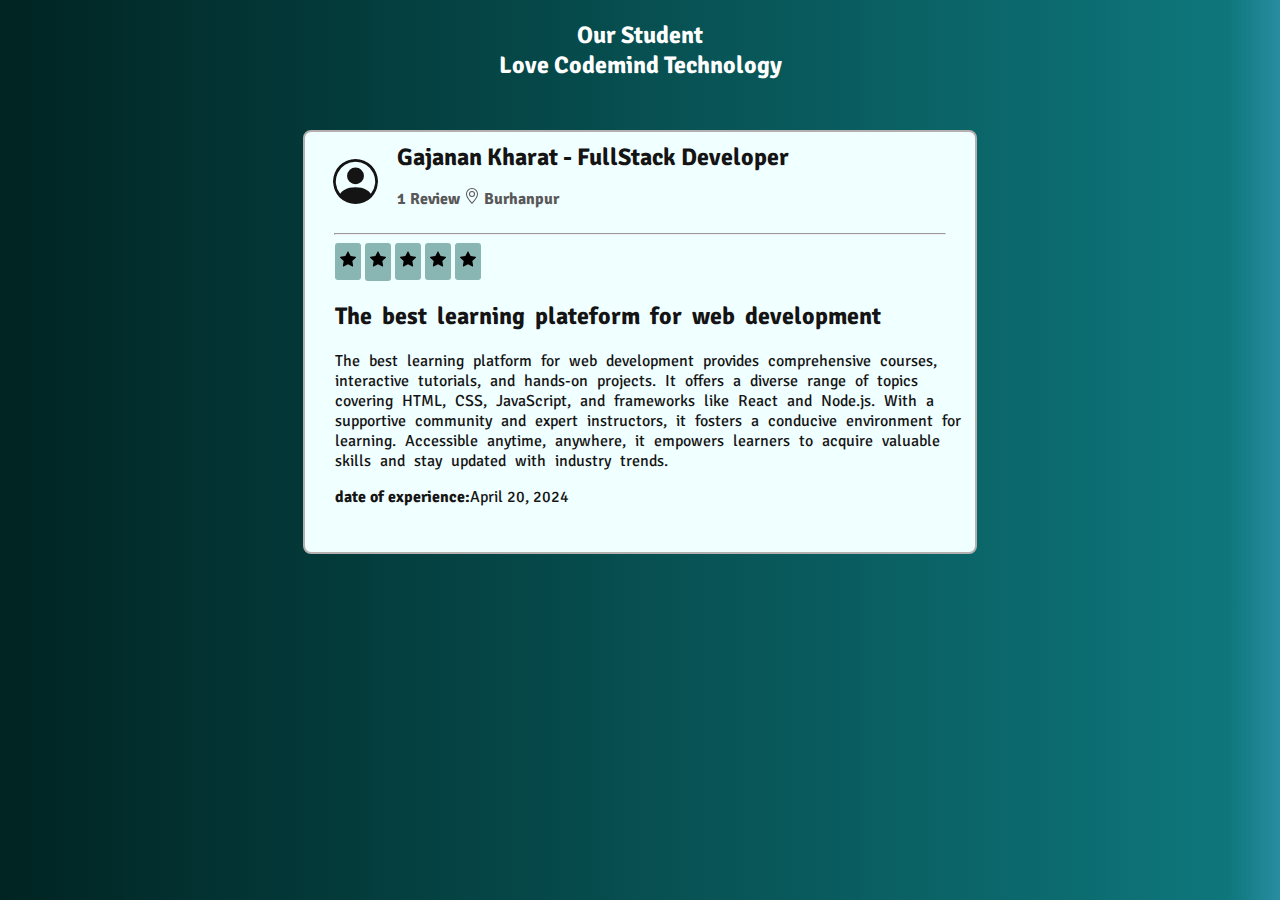
<file: feedback/feedback.html>
<!DOCTYPE html>
<html lang="en">

<head>
    <meta charset="UTF-8">
    <meta name="viewport" content="width=device-width, initial-scale=1.0">
    <title>Document</title>
    <link rel="stylesheet" href="style.css">
</head>

<body>
    <h2 id="bodyheading"> Our Student <br>Love Codemind Technology</h2>
    <section id="main-section">
       <!-- photo section -->
            <section id="photo-section">
                <svg xmlns="http://www.w3.org/2000/svg" width="45" height="45" fill="currentColor" class="bi bi-person-circle" viewBox="0 0 16 16">
                    <path d="M11 6a3 3 0 1 1-6 0 3 3 0 0 1 6 0" />
                    <path fill-rule="evenodd" d="M0 8a8 8 0 1 1 16 0A8 8 0 0 1 0 8m8-7a7 7 0 0 0-5.468 11.37C3.242 11.226 4.805 10 8 10s4.757 1.225 5.468 2.37A7 7 0 0 0 8 1" />
                </svg>
            </section>
            <section id="user-name">
                <h2>Gajanan Kharat - FullStack Developer</h2>
            <section id="reviewlocation">
                <p id="review">1 Review</p>
                <p id="location">
                    <svg xmlns="http://www.w3.org/2000/svg" width="16" height="16" fill="currentColor" class="bi bi-geo-alt" viewBox="0 0 16 16">
                        <path d="M12.166 8.94c-.524 1.062-1.234 2.12-1.96 3.07A32 32 0 0 1 8 14.58a32 32 0 0 1-2.206-2.57c-.726-.95-1.436-2.008-1.96-3.07C3.304 7.867 3 6.862 3 6a5 5 0 0 1 10 0c0 .862-.305 1.867-.834 2.94M8 16s6-5.686 6-10A6 6 0 0 0 2 6c0 4.314 6 10 6 10" />
                        <path d="M8 8a2 2 0 1 1 0-4 2 2 0 0 1 0 4m0 1a3 3 0 1 0 0-6 3 3 0 0 0 0 6" />
                    </svg> Burhanpur</p>
            </section>
        </section>
        <hr id="line" style="width: 610px;">

        <section id="firstrate">
            <svg xmlns="http://www.w3.org/2000/svg" width="16" height="16" fill="currentColor" class="bi bi-star-fill" viewBox="0 0 16 16">
                <path d="M3.612 15.443c-.386.198-.824-.149-.746-.592l.83-4.73L.173 6.765c-.329-.314-.158-.888.283-.95l4.898-.696L7.538.792c.197-.39.73-.39.927 0l2.184 4.327 4.898.696c.441.062.612.636.282.95l-3.522 3.356.83 4.73c.078.443-.36.79-.746.592L8 13.187l-4.389 2.256z" />
            </svg>
        </section>
        <section id="secondrate">
            <svg xmlns="http://www.w3.org/2000/svg" width="16" height="16" fill="currentColor" class="bi bi-star-fill" viewBox="0 0 16 16">
                <path d="M3.612 15.443c-.386.198-.824-.149-.746-.592l.83-4.73L.173 6.765c-.329-.314-.158-.888.283-.95l4.898-.696L7.538.792c.197-.39.73-.39.927 0l2.184 4.327 4.898.696c.441.062.612.636.282.95l-3.522 3.356.83 4.73c.078.443-.36.79-.746.592L8 13.187l-4.389 2.256z" />
            </svg>
        </section>
        <section id="thirdrate">
            <svg xmlns="http://www.w3.org/2000/svg" width="16" height="16" fill="currentColor" class="bi bi-star-fill" viewBox="0 0 16 16">
                <path d="M3.612 15.443c-.386.198-.824-.149-.746-.592l.83-4.73L.173 6.765c-.329-.314-.158-.888.283-.95l4.898-.696L7.538.792c.197-.39.73-.39.927 0l2.184 4.327 4.898.696c.441.062.612.636.282.95l-3.522 3.356.83 4.73c.078.443-.36.79-.746.592L8 13.187l-4.389 2.256z" />
            </svg>
        </section>
        <section id="fourthrate">
            <svg xmlns="http://www.w3.org/2000/svg" width="16" height="16" fill="currentColor" class="bi bi-star-fill" viewBox="0 0 16 16">
                <path d="M3.612 15.443c-.386.198-.824-.149-.746-.592l.83-4.73L.173 6.765c-.329-.314-.158-.888.283-.95l4.898-.696L7.538.792c.197-.39.73-.39.927 0l2.184 4.327 4.898.696c.441.062.612.636.282.95l-3.522 3.356.83 4.73c.078.443-.36.79-.746.592L8 13.187l-4.389 2.256z" />
            </svg>
        </section>
        <section id="fifthrate">
            <svg xmlns="http://www.w3.org/2000/svg" width="16" height="16" fill="currentColor" class="bi bi-star-fill" viewBox="0 0 16 16">
                <path d="M3.612 15.443c-.386.198-.824-.149-.746-.592l.83-4.73L.173 6.765c-.329-.314-.158-.888.283-.95l4.898-.696L7.538.792c.197-.39.73-.39.927 0l2.184 4.327 4.898.696c.441.062.612.636.282.95l-3.522 3.356.83 4.73c.078.443-.36.79-.746.592L8 13.187l-4.389 2.256z" />
            </svg>
        </section>
        <section id="content">
            <h2>The best learning plateform for web development</h2>
            <p>The best learning platform for web development provides comprehensive courses, interactive tutorials, and
                hands-on projects. It offers a diverse range of topics covering HTML, CSS, JavaScript, and frameworks
                like React and Node.js. With a supportive community and expert instructors, it fosters a conducive
                environment for learning. Accessible anytime, anywhere, it empowers learners to acquire valuable skills
                and stay updated with industry trends.</p>
        </section>
        <p id="date"><strong>date of experience:</strong>April 20, 2024</p>
    </section>
</body>

</html>
</file>
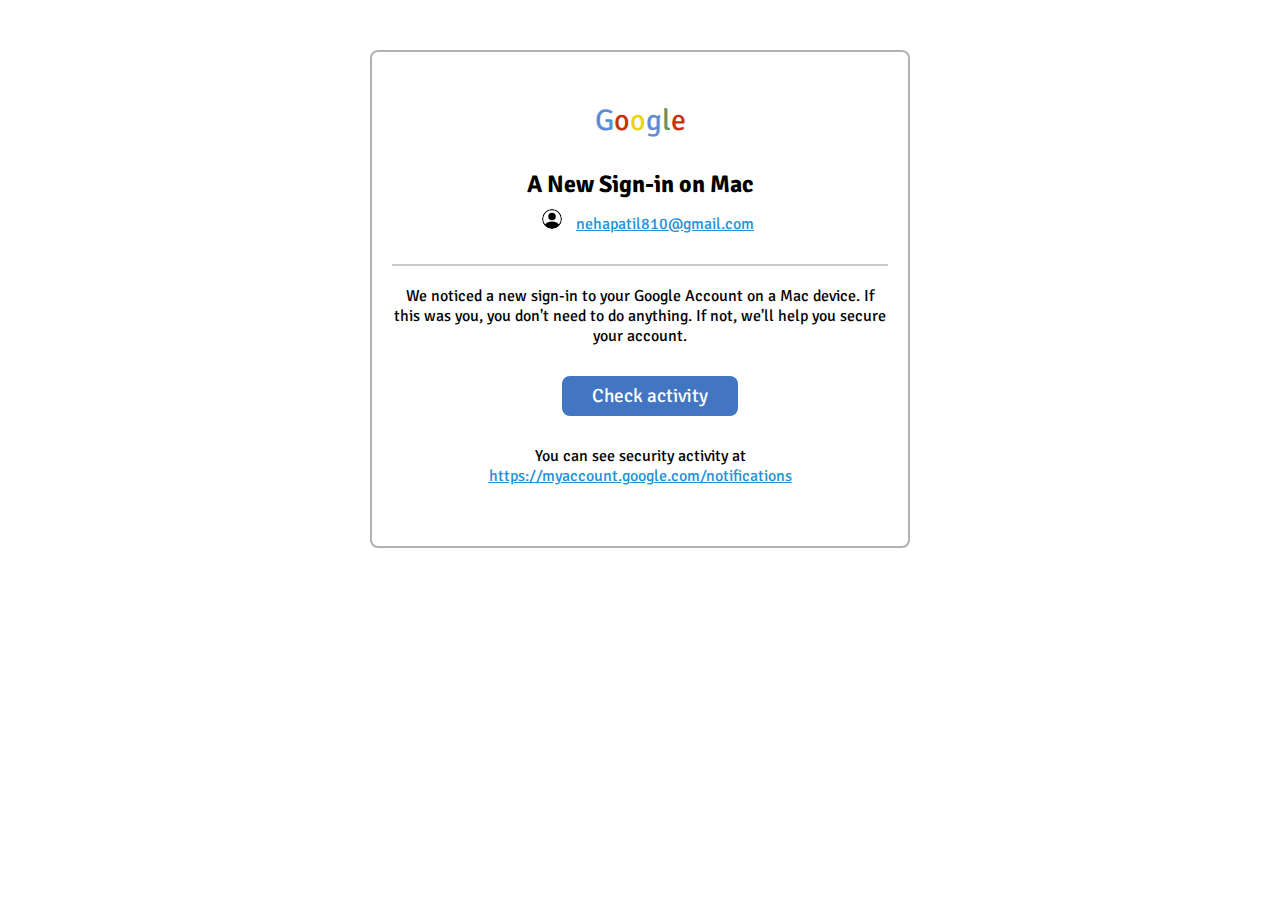
<file: gmailnotification/newUser.html>
<!DOCTYPE html>
<html lang="en">

<head>
  <meta charset="UTF-8">
  <meta name="viewport" content="width=device-width, initial-scale=1.0">
  <title>Document</title>
  <link rel="stylesheet" href="style.css">
</head>

<body>
  <section id="main-section">
    <section>
      <p id="google"><span id="g-letter">G</span><span id="o-letter">o</span><span id="o1-letter">o</span><span
          id="g-letter">g</span><span id="l-letter">l</span><span id="e-letter">e</span>
      </p>
      <h2>A New Sign-in on Mac</h2>
      <section id="icon-section">
        <svg xmlns="http://www.w3.org/2000/svg" width="20" height="20" fill="currentColor" class="bi bi-person-circle" viewBox="0 0 16 16">
          <path d="M11 6a3 3 0 1 1-6 0 3 3 0 0 1 6 0" />
          <path fill-rule="evenodd" d="M0 8a8 8 0 1 1 16 0A8 8 0 0 1 0 8m8-7a7 7 0 0 0-5.468 11.37C3.242 11.226 4.805 10 8 10s4.757 1.225 5.468 2.37A7 7 0 0 0 8 1" />
        </svg>
      </section>
      <section id="username">
        <p>nehapatil810@gmail.com</p>
      </section>
    </section>
    <!-- horizontal line -->
    <div id="line">

    </div>
    <section id="content">
      <p>
        We noticed a new sign-in to your Google Account on a Mac device. If this was you, you don't need to do anything.
        If not, we'll help you secure your account.
      </p>
    </section>
    <button id="Check-activity"> Check activity</button>
    <section>
      <p id="activity">You can see security activity at</p>
      <p id="linknotification">https://myaccount.google.com/notifications</p>
    </section>

  </section>
</body>

</html>
</file>
<file: travel-blog/style.css>
/* Google Font Family */
@import url('https://fonts.googleapis.com/css2?family=Signika:wght@300..700&display=swap');
*{
    margin: 0;
    padding: 0;
    box-sizing: border-box;
    font-family: "Signika", sans-serif;
}
#main-section{
    width: 800px;
    margin: 50px auto;
    position: relative;
       
}

#travel-item img{
    width: 100%;
    padding: 5px;
    border-radius: 30px;
    border: 2px solid rgb(169, 164, 164);
    margin-bottom: 15px; 
}
#explorer-now{
    font-size: large;
    border: 1px solid rgb(255, 253, 249);
    color: rgb(21, 20, 20);
    background-color: #f2f8ff;
    padding:8px 18px ;
    border-radius: 30px;
    position: absolute;
    top: 480px;
    left: 330px;
    
}
#content h2{
    position: absolute;
    top: 400px;
    left: 180px;
    letter-spacing: 2px;
    color: white;
    text-shadow: 2px 0 19px black;
}
#content p{
    position: absolute;
    color: white;
    text-align: center;
    top: 430px;
    padding: 0px 80px 0 80px;
    text-shadow: 8px 0 16px black;
}
#explorer-now1{
    font-size: large;
    border: 1px solid rgb(255, 253, 249);
    color: rgb(21, 20, 20);
    background-color: #f2f8ff;
    padding:8px 18px ;
    border-radius: 30px;
    position: absolute;
    top: 980px;
    left: 330px;
    
}
#content1 h2{
    position: absolute;
     top: 900px;
    left: 330px; 
    letter-spacing: 2px;
    color: white;
    text-shadow: 2px 0 19px black;
}
#content1 p{
    position: absolute;
    color: white;
    text-align: center;
    top: 930px;
    padding: 0px 80px 0 80px;
    text-shadow: 8px 0 16px black;
}

#explorer-now2{
    font-size: large;
    border: 1px solid rgb(255, 253, 249);
    color: rgb(21, 20, 20);
    background-color: #f2f8ff;
    padding:8px 18px ;
    border-radius: 30px;
    position: absolute;
    top: 201vh;
    left: 330px;
    
}
#content2 h2{
    position: absolute;
    top: 190vh;
    left: 180px;
    letter-spacing: 2px;
    color: white;
    text-shadow: 2px 0 19px black;
}
#content2 p{
    position: absolute;
    color: white;
    text-align: center;
    top: 195vh;
    padding: 0px 80px 0 80px;
    text-shadow: 8px 0 16px black;
}
#explorer-now3{
    font-size: large;
    border: 1px solid rgb(255, 253, 249);
    color: rgb(21, 20, 20);
    background-color: #f2f8ff;
    padding:8px 18px ;
    border-radius: 30px;
    position: absolute;
    top: 280vh;
    left: 330px;
    
}
#content3 h2{
    position: absolute;
    top: 269vh;
    left: 300px;
    letter-spacing: 2px;
    color: white;
    text-shadow: 2px 0 19px black;
}
#content3 p{
    position: absolute;
    color: white;
    text-align: center;
    top: 274vh;
    padding: 0px 80px 0 80px;
    text-shadow: 8px 0 16px black;
}
</file>
<file: feedback/style.css>
@import url('https://fonts.googleapis.com/css2?family=Poetsen+One&family=Signika+Negative:wght@300..700&family=Signika:wght@300..700&display=swap');

* {
    font-family: "Signika", sans-serif;
}

body {
    color: white;
    background: rgb(0, 36, 34);
    background: linear-gradient(90deg, rgb(0, 36, 34) 0%, rgba(9, 116, 121, 0.9822303921568627) 96%, rgb(40, 141, 161) 100%);
}

#bodyheading {
    text-align: center;

}

#main-section {
    width: 650px;
    height: 400px;
    margin: 50px auto;
    padding: 10px;
    border: 2px solid rgb(181, 176, 176);
    border-radius: 8px;
    background-color: azure;
    color: rgb(21, 20, 20);

}

#photo-section {
    display: inline-block;
}

#photo-section svg {
    margin-right: 15px;
    margin-left: 18px;
    padding-top: 10px;
    border-radius: 40%;
}

#user-name {
    display: inline-block;
}

#user-name h2 {
    margin: 0;
    padding-bottom: 0px;
    margin-top: 0;
}

#reviewlocation p {
    display: inline-block;
    font-weight: bolder;
    color: rgb(89, 87, 87);

}

#firstrate {
    display: inline-block;
    color: black;
    background-color: rgb(137, 182, 179);
    border-radius: 3px;
    padding: 8px 5px 8px 5px;
    margin-left: 20px;
}

#secondrate {
    display: inline-block;
    color: black;
    background-color: rgb(137, 182, 179);
    border-radius: 3px;
    padding: 8px 5px 9px 5px;

}

#thirdrate {
    display: inline-block;
    color: black;
    background-color: rgb(137, 182, 179);
    border-radius: 3px;
    padding: 8px 5px 8px 5px;

}

#fourthrate {
    display: inline-block;
    color: black;
    background-color: rgb(137, 182, 179);
    border-radius: 3px;
    padding: 8px 5px 8px 5px;

}

#fifthrate {
    display: inline-block;
    color: black;
    background-color: rgb(137, 182, 179);
    border-radius: 3px;
    padding: 8px 5px 8px 5px;

}

#content {

    word-spacing: 5px;
}

#content p {
    padding-left: 20px;

}

#content h2 {
    padding-left: 20px;
}

#date {
    padding-left: 20px;

}
</file>
<file: gmailnotification/style.css>
/* Google Font Family */
@import url('https://fonts.googleapis.com/css2?family=Signika:wght@300..700&display=swap');
*{
    margin: 0;
    padding: 0;
    box-sizing: border-box;
    font-family: "Signika", sans-serif;
}
#main-section{
    width: 540px;
    margin: 50px auto;  
    border: 2px solid rgb(181, 176, 176);
    padding: 20px;
    border-radius: 8px;
}
#google{
    text-align: center;
    padding-bottom: 30px;
    padding-top: 30px;
}
#g-letter{
    color: rgb(94, 139, 211);
    font-size: 30px;
    
}
#o-letter{
    color: rgb(197, 53, 13);
    font-size: 30px;
}
#o1-letter{
    color: rgb(232, 212, 24);
    font-size: 30px;
}
#l-letter{
    color: rgb(102, 145, 94);
    font-size: 30px;
}
#e-letter{
    color: rgb(197, 53, 13);
    font-size: 30px;
}
#main-section h2{
    text-align: center;
}
#icon-section{
    display: inline-block;
    padding-top: 10px;
    align-items: center;
    padding-left: 150px;
    padding-right: 10px;
    
 }
 #icon-section svg{
    border-radius: 40px;
    
 }
 #username{
    display: inline-block;
    text-decoration: underline;
    padding-left: 0px;
    color: rgb(34, 145, 213);
    text-align: center;
    padding-bottom: 30px;
 }
 #line{
    border-top: 2px solid rgb(202, 199, 199);
    padding: 0 20px 0 20px;
 }
 #content{
    text-align: center;
    padding: 20px 0 30px 0;
 }
 /* check activity button */
 #Check-activity{
    color: white;
    background-color: rgb(66, 118, 195);
    margin-left: 170px;
    padding: 8px 30px;
    font-size: larger;
    border: none;
    border-radius: 8px;
    margin-bottom: 30px;
 }
 #activity{
    text-align: center;
 }
 #linknotification{
    text-align: center;
    text-decoration: underline;
    color: rgb(34, 145, 213);
    padding-bottom: 40px;
 }
</file>
